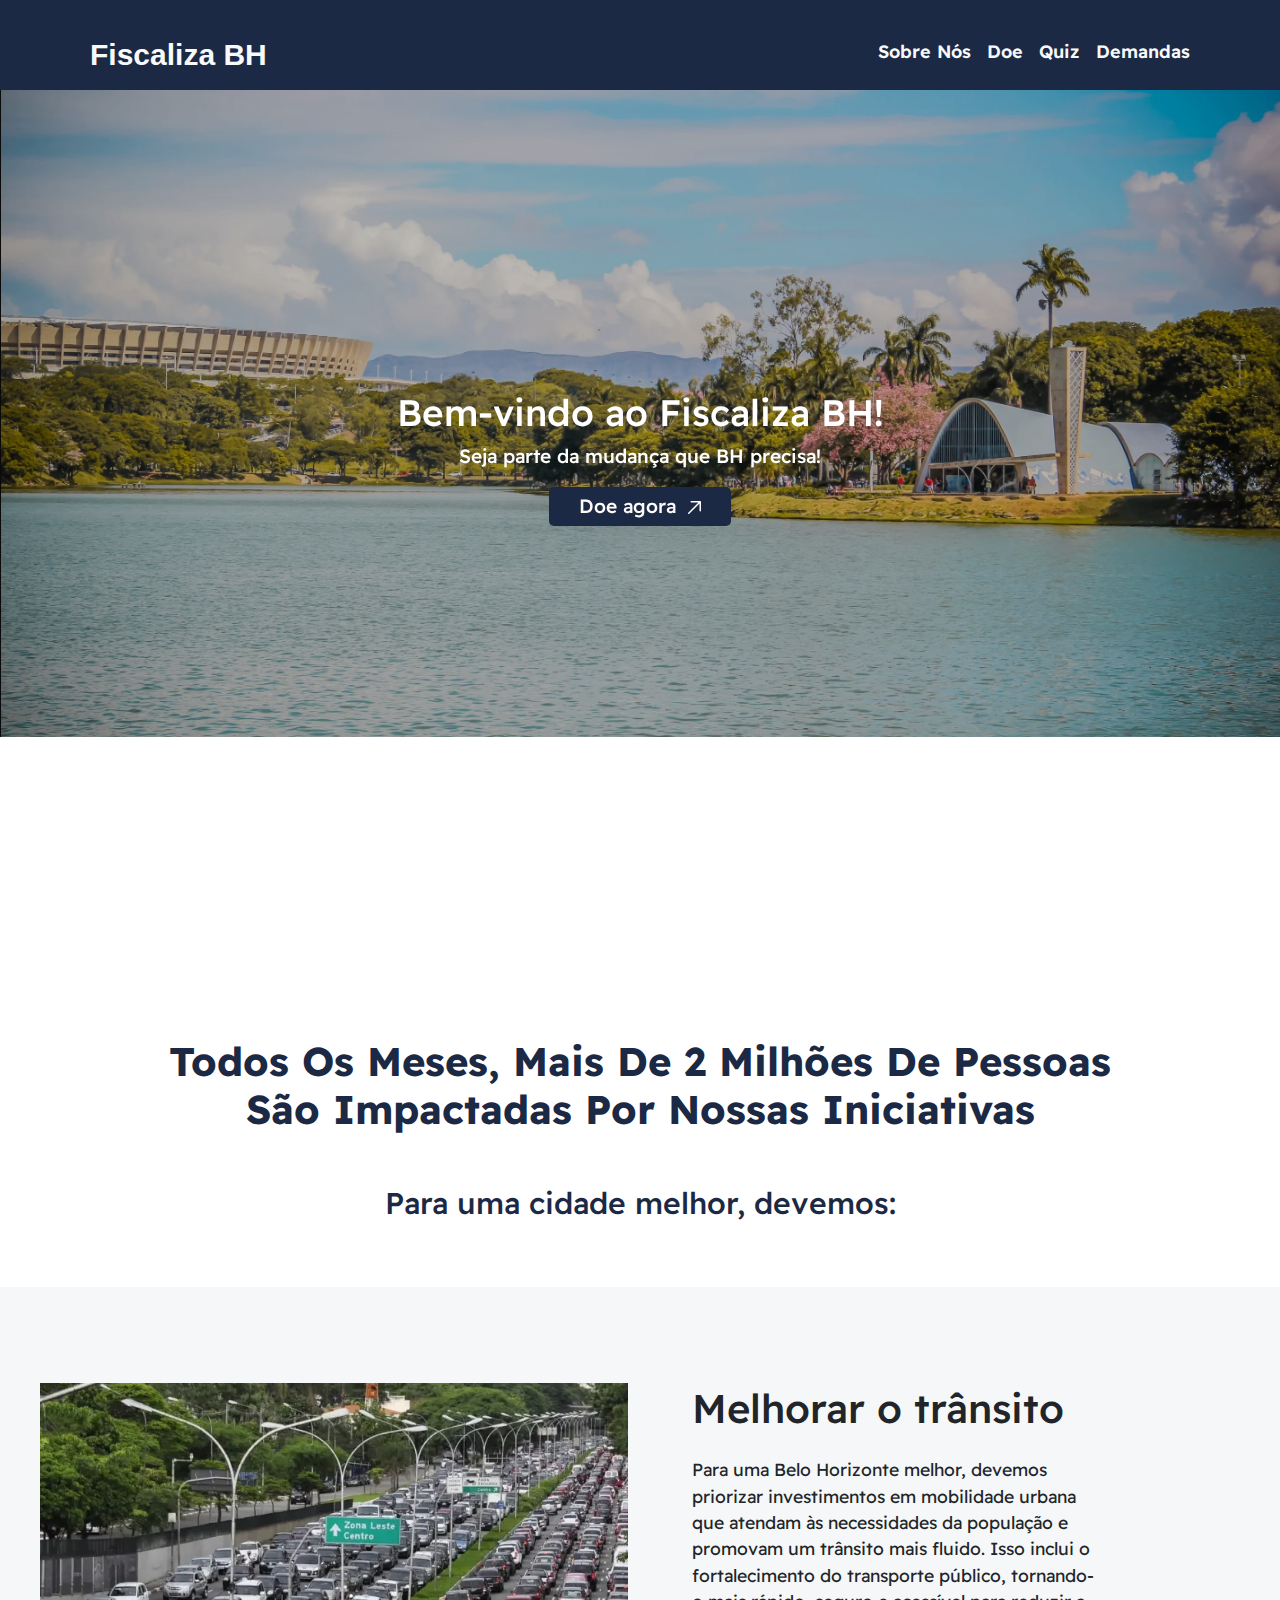
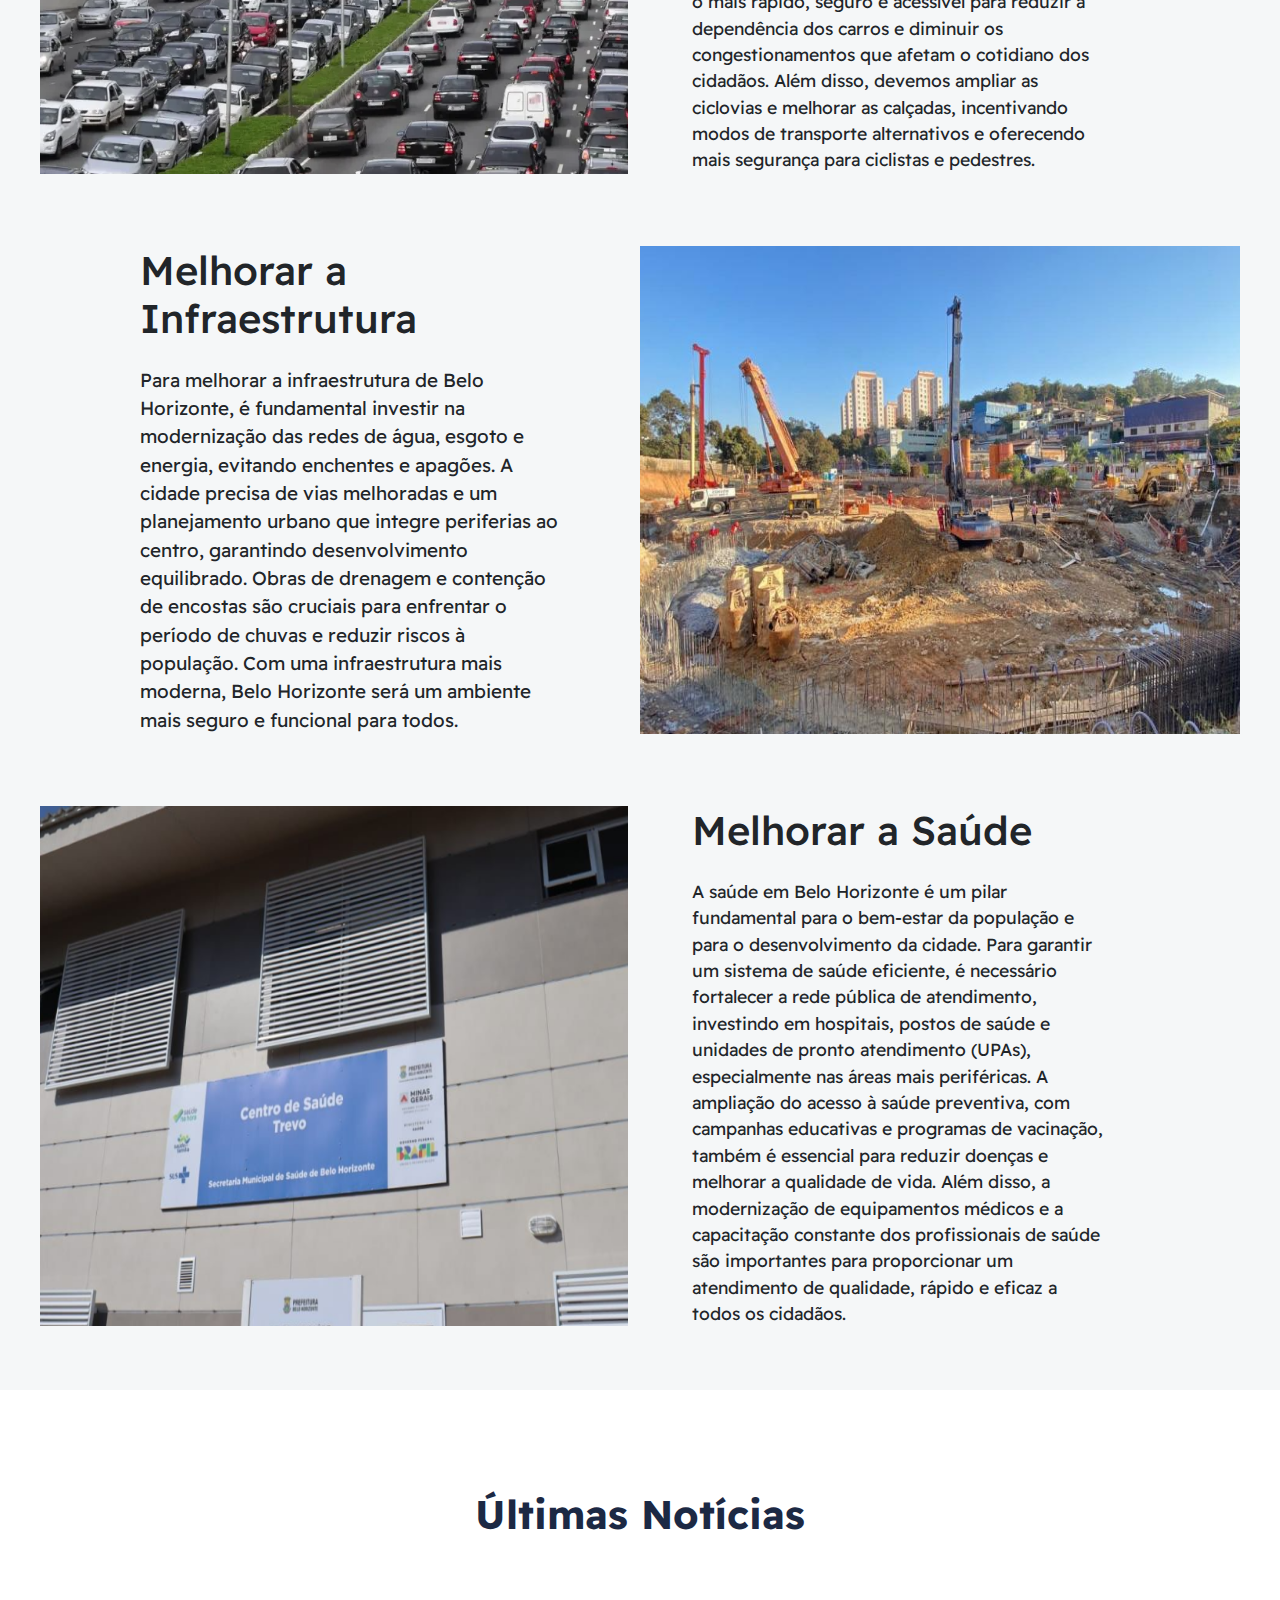
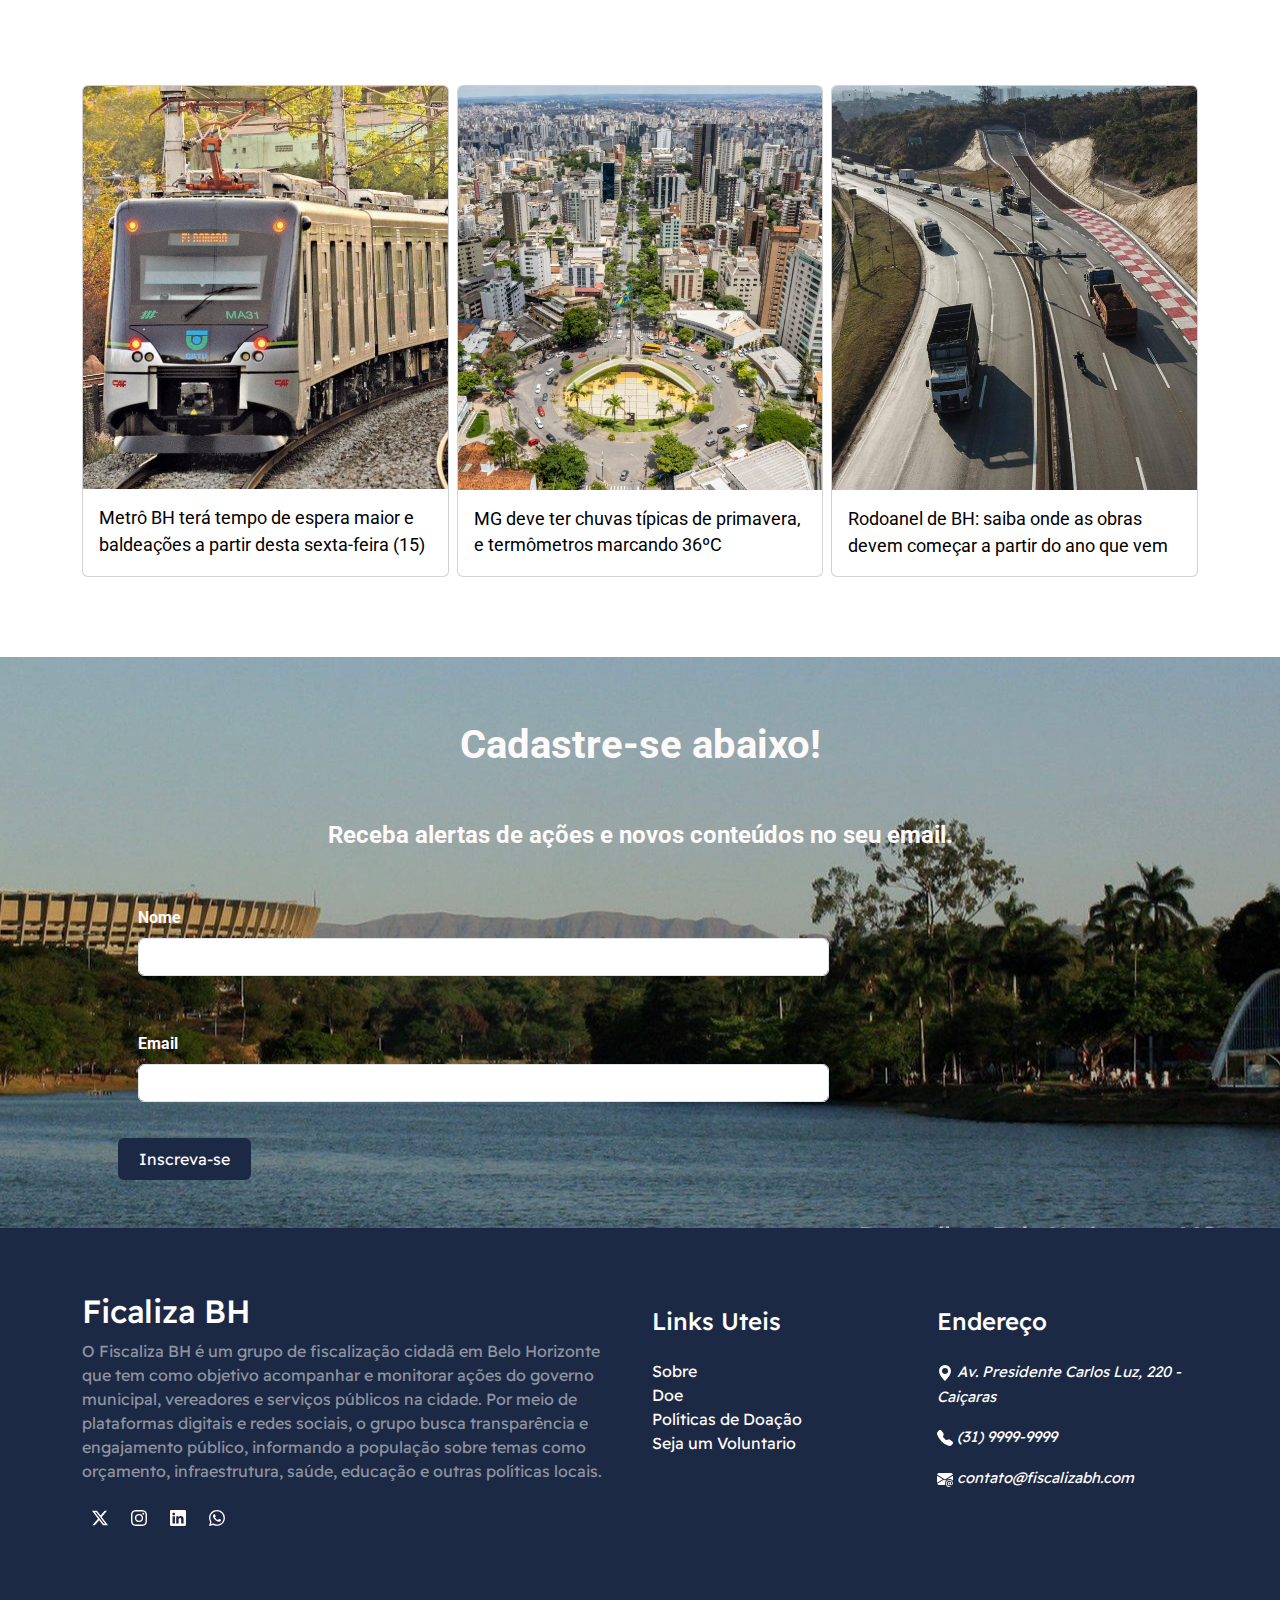
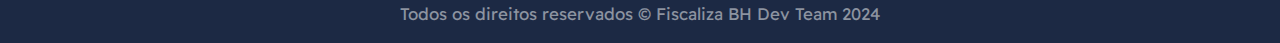
<file: index.html>
<!DOCTYPE html>
<html lang="pt-br">

<head>
  <meta charset="UTF-8">
  <meta name="viewport" content="width=device-width, initial-scale=1.0">
  <link rel="stylesheet" type="text/css" href="pagIndex.css" media="screen" />
  <link rel="icon" type="image/x-icon" href="img/favicon.png">
  <link href="https://fonts.googleapis.com/css2?family=Readex+Pro:wght@400;500;600;700&display=swap" rel="stylesheet">
  <link href="https://cdn.jsdelivr.net/npm/bootstrap@5.3.3/dist/css/bootstrap.min.css" rel="stylesheet"
    integrity="sha384-QWTKZyjpPEjISv5WaRU9OFeRpok6YctnYmDr5pNlyT2bRjXh0JMhjY6hW+ALEwIH" crossorigin="anonymous">
  <script src="https://cdn.jsdelivr.net/npm/bootstrap@5.3.3/dist/js/bootstrap.bundle.min.js"
    integrity="sha384-YvpcrYf0tY3lHB60NNkmXc5s9fDVZLESaAA55NDzOxhy9GkcIdslK1eN7N6jIeHz"
    crossorigin="anonymous"></script>
  <title>Fiscaliza BH</title>
</head>

<body>
  <nav class="navbar navbar-expand-sm py-0 sticky-top">
    <div class="container mt-3 mb-1">
      <a href="index.html" class="navbar-brand d-flexalign-items-center text-light"
          style="font-size: 30px; font-family:Arial, Helvetica, sans-serif;">
          <i class="bi-bootstrap-fill fs-1 me-2"></i>Fiscaliza BH
      </a>
      <button class="navbar-toggler" style="background-color:white" type="button" data-bs-toggle="collapse" data-bs-target="#menuNavbar"><span
          class="navbar-toggler-icon"></span></button>
      <div class="collapse navbar-collapse" id="menuNavbar">
        <div class="navbar-nav ms-auto" style="font-size: 18px;">
          <a href="aboutUs.html" class="nav-link active text-light">Sobre Nós</a>
          <a href="donate.html" class="nav-link active text-light">Doe</a>
          <a href="quiz.html" class="nav-link active text-light">Quiz</a>
          <a href="contact.html" class="nav-link active text-light">Demandas</a>
        </div>
      </div>
    </div>
  </nav>

  <div id="carouselExample" class="carousel slide carousel-fade">
    <div class="carousel-inner">
      <div class="carousel-item active" data-bs-interval="5000">
        <div class="imagem">
          <img src="img/img4.png" class="w-100">
        </div>
        <div class="carousel-caption">
          <h1 class="title-img">Bem-vindo ao Fiscaliza BH!</h1>
          <p class="para-img">Seja parte da mudança que BH precisa!</p>
          <a href="donate.html" class="btn-img">Doe agora
            <svg xmlns="http://www.w3.org/2000/svg" viewBox="0 0 24 24" width="24" height="24" fill="white" style="margin-left: 0px;"><path d="M18.25 15.5a.75.75 0 0 1-.75-.75V7.56L7.28 17.78a.749.749 0 0 1-1.275-.326.749.749 0 0 1 .215-.734L16.44 6.5H9.25a.75.75 0 0 1 0-1.5h9a.75.75 0 0 1 .75.75v9a.75.75 0 0 1-.75.75Z"></path></svg>
            </svg>
          </a>
        </div>
      </div>
    </div>
    
  </div>

  <div class="middle">
    <div class="container text-center my-4 py-5">
      <div class="container-fluid py-4">
        <h1 class="mb-2"></h1>
        <div id="counter" class="counter"></div>
      </div>
  </div>

      <script>
        let counter = 0;
        let interval;
        let hasStarted = false;

        function startCounter() {
          if (!hasStarted) {
            hasStarted = true;
            interval = setInterval(() => {
              counter += 24000; // Incremento rápido para atingir 2.400.000 em 5 segundos
              document.getElementById('counter').textContent = `+${counter.toLocaleString('pt-BR')}`;

              // Para o contador após atingir 2.400.000
              if (counter >= 2400000) {
                clearInterval(interval);
                document.getElementById('counter').textContent = "+2.400.000"; // Garante o valor final exato
              }
            }, 20); // Intervalo de 10 milissegundos
          }
        }

        // Verifica se o elemento está visível na tela
        function isElementInViewport(el) {
          const rect = el.getBoundingClientRect();
          return rect.top >= 0 && rect.bottom <= window.innerHeight;
        }

        // Evento de rolagem
        window.addEventListener('scroll', () => {
          const counterElement = document.getElementById('counter');
          if (isElementInViewport(counterElement)) {
            startCounter();
          }
        });
      </script>
    
    <h1 class="middle-title">Todos Os Meses, Mais De 2 Milhões De Pessoas<br>São Impactadas Por Nossas Iniciativas</h1>
    <!--<h1 class="middle-title2">Estamos lutando para melhorar a nossa cidade</h1>-->
    <h4 class="middle-title-2"> Para uma cidade melhor, devemos:</h4>
  </div>
  <div class="middle-page">
    <div class="row">
      <div class="col-12 col-sm-6 d-md-flex justify-content-md-center mb-4">
        <img src="img/transito.png" class="img-fluid pb-4 steps__section-thumbnail">
      </div>
      <div class="col-12 col-sm-6 align-self-center justify-content-md-ceneter mb-4">
        <div class="steps__content-width">
          <div class="conteudo">
            <h1 class="mb-4">Melhorar o trânsito</h1>
            <p class="middle-pg mb-4">Para uma Belo Horizonte melhor, devemos priorizar investimentos em mobilidade urbana que atendam às necessidades da população e promovam um trânsito mais fluido. Isso inclui o fortalecimento do transporte público, tornando-o mais rápido, seguro e acessível para reduzir a dependência dos carros e diminuir os congestionamentos que afetam o cotidiano dos cidadãos. Além disso, devemos ampliar as ciclovias e melhorar as calçadas, incentivando modos de transporte alternativos e oferecendo mais segurança para ciclistas e pedestres.
            </p>
          </div>
        </div>
      </div>

      <div class="photo-phone">
        <div class="col-12 col-sm-6 align-self-center justify-content-md-ceneter mt-4 mb-4">
          <div class="steps__content-width">
            <div class="conteudo2">
              <h1 class="mb-4">Melhorar a Infraestrutura</h1>
              <p class="middle-pg mb-4">Para melhorar a infraestrutura de Belo Horizonte, é fundamental investir na modernização das redes de água, esgoto e energia, evitando enchentes e apagões. A cidade precisa de vias melhoradas e um planejamento urbano que integre periferias ao centro, garantindo desenvolvimento equilibrado. Obras de drenagem e contenção de encostas são cruciais para enfrentar o período de chuvas e reduzir riscos à população. Com uma infraestrutura mais moderna, Belo Horizonte será um ambiente mais seguro e funcional para todos.
              </p>
            </div>
          </div>
        </div>
        <div class="col-12 col-sm-6 d-md-flex justify-content-md-center mt-4 mb-4">
          <img src="img/infra.png" class="img-fluid pb-4 steps__section-thumbnail">
        </div>
      </div>

      <div class="col-12 col-sm-6 d-md-flex justify-content-md-center mt-4">
        <img src="img/saude.png" class="img-fluid pb-4 steps__section-thumbnail">
      </div>
      <div class="col-12 col-sm-6 align-self-center justify-content-md-ceneter mt-4">
        <div class="steps__content-width">
          <div class="conteudo">
            <h1 class="mb-4">Melhorar a Saúde</h1>
            <p class="middle-pg mb-4">A saúde em Belo Horizonte é um pilar fundamental para o bem-estar da população e para o desenvolvimento da cidade. Para garantir um sistema de saúde eficiente, é necessário fortalecer a rede pública de atendimento, investindo em hospitais, postos de saúde e unidades de pronto atendimento (UPAs), especialmente nas áreas mais periféricas. A ampliação do acesso à saúde preventiva, com campanhas educativas e programas de vacinação, também é essencial para reduzir doenças e melhorar a qualidade de vida. Além disso, a modernização de equipamentos médicos e a capacitação constante dos profissionais de saúde são importantes para proporcionar um atendimento de qualidade, rápido e eficaz a todos os cidadãos.
            </p>
          </div>
        </div>
      </div>
    </div>
  </div>

  <div class="middle">
    <h1 class="middle-title">Últimas Notícias</h1>
  </div>

  <div class="container py-3 mb-5">
    <div class="row row-cols-1 row-cols-md-3 g-2">
      <div class="col-12 col-sm-6">
        <div class="card h-100" style="max-width: 25rem;">
          <a href="https://www.itatiaia.com.br/cidades/2024/11/12/metro-bh-tera-tempo-de-espera-maior-e-baldeacoes-a-partir-desta-sexta-feira-15" target="_blank"><img src="img/noticia1.png" class="card-img-top"></a>
          <div class="card-body">
            <a href="https://www.itatiaia.com.br/cidades/2024/11/12/metro-bh-tera-tempo-de-espera-maior-e-baldeacoes-a-partir-desta-sexta-feira-15" target="_blank">
              <p class="card-text">Metrô BH terá tempo de espera maior e baldeações a partir desta sexta-feira (15)
              </p>
            </a>
          </div>
        </div>
      </div>

      <div class="col">
        <div class="card h-100" style="max-width: 25rem;">
          <a href="https://www.itatiaia.com.br/cidades/2024/11/12/mg-deve-ter-chuvas-tipicas-de-primavera-e-termometros-marcando-36c" target="_blank"><img src="img/noticia2.png" class="card-img-top"></a>
          <div class="card-body">
            <a href="https://www.itatiaia.com.br/cidades/2024/11/12/mg-deve-ter-chuvas-tipicas-de-primavera-e-termometros-marcando-36c" target="_blank">
              <p class="card-text">MG deve ter chuvas típicas de primavera, e termômetros marcando 36ºC</p>
            </a>
          </div>
        </div>
      </div>

      <div class="col">
        <div class="card h-100" style="max-width: 25rem;">
          <a href="https://www.itatiaia.com.br/politica/2024/10/29/rodoanel-de-bh-saiba-onde-as-obras-devem-comecar-a-partir-do-ano-que-vem" target="_blank"><img src="img/noticia3.png" class="card-img-top"></a>
          <div class="card-body">
            <a href="https://www.itatiaia.com.br/politica/2024/10/29/rodoanel-de-bh-saiba-onde-as-obras-devem-comecar-a-partir-do-ano-que-vem" target="_blank">
              <p class="card-text">Rodoanel de BH: saiba onde as obras devem começar a partir do ano que vem</p>
            </a>
          </div>
        </div>
      </div>
    </div>
  </div>


  <div class="input-email">
    <div class="container p-5">
      <form action="">
        <h1 class="input-title mt-3">Cadastre-se abaixo!</h1>
        <h4 class="input-title">Receba alertas de ações e novos conteúdos no seu email.</h4>
        <div class="mb-3">
          <label for="text" class="form-label">Nome</label>
          <input type="text" id="text" class="form-control">
        </div>
        <div class="mb-3">
          <label for="email" class="form-label">Email</label>
          <input type="email" id="email" class="form-control">
        </div>
        <button type="submit" class="btn">Inscreva-se</button>
      </form>
    </div>
  </div>

  <footer>
    <div class="" mt-5 pt-5 pb-5 footer>
      <div class="container">
        <div class="row">
          <div class="col-lg-6 col-xs-12">
            <h2>Ficaliza BH</h2>
            <p class="pr-5 text-white-50">
              O Fiscaliza BH é um grupo de fiscalização cidadã em Belo Horizonte que tem como objetivo acompanhar e monitorar ações do governo municipal, vereadores e serviços públicos na cidade. Por meio de plataformas digitais e redes sociais, o grupo busca transparência e engajamento público, informando a população sobre temas como orçamento, infraestrutura, saúde, educação e outras políticas locais. 
            </p>
            <ul class="social">
              <li>
                <a href="#">
                  <i class="twitter">
                    <svg xmlns="http://www.w3.org/2000/svg" width="16" height="16" fill="currentColor"
                      class="bi bi-twitter-x" viewBox="0 0 16 16">
                      <path
                        d="M12.6.75h2.454l-5.36 6.142L16 15.25h-4.937l-3.867-5.07-4.425 5.07H.316l5.733-6.57L0 .75h5.063l3.495 4.633L12.601.75Zm-.86 13.028h1.36L4.323 2.145H2.865z" />
                    </svg>
                  </i>
                </a>
              </li>
              <li>
                <a href="#">
                  <i class="instagram">
                    <svg xmlns="http://www.w3.org/2000/svg" width="16" height="16" fill="currentColor"
                      class="bi bi-instagram" viewBox="0 0 16 16">
                      <path
                        d="M8 0C5.829 0 5.556.01 4.703.048 3.85.088 3.269.222 2.76.42a3.9 3.9 0 0 0-1.417.923A3.9 3.9 0 0 0 .42 2.76C.222 3.268.087 3.85.048 4.7.01 5.555 0 5.827 0 8.001c0 2.172.01 2.444.048 3.297.04.852.174 1.433.372 1.942.205.526.478.972.923 1.417.444.445.89.719 1.416.923.51.198 1.09.333 1.942.372C5.555 15.99 5.827 16 8 16s2.444-.01 3.298-.048c.851-.04 1.434-.174 1.943-.372a3.9 3.9 0 0 0 1.416-.923c.445-.445.718-.891.923-1.417.197-.509.332-1.09.372-1.942C15.99 10.445 16 10.173 16 8s-.01-2.445-.048-3.299c-.04-.851-.175-1.433-.372-1.941a3.9 3.9 0 0 0-.923-1.417A3.9 3.9 0 0 0 13.24.42c-.51-.198-1.092-.333-1.943-.372C10.443.01 10.172 0 7.998 0zm-.717 1.442h.718c2.136 0 2.389.007 3.232.046.78.035 1.204.166 1.486.275.373.145.64.319.92.599s.453.546.598.92c.11.281.24.705.275 1.485.039.843.047 1.096.047 3.231s-.008 2.389-.047 3.232c-.035.78-.166 1.203-.275 1.485a2.5 2.5 0 0 1-.599.919c-.28.28-.546.453-.92.598-.28.11-.704.24-1.485.276-.843.038-1.096.047-3.232.047s-2.39-.009-3.233-.047c-.78-.036-1.203-.166-1.485-.276a2.5 2.5 0 0 1-.92-.598 2.5 2.5 0 0 1-.6-.92c-.109-.281-.24-.705-.275-1.485-.038-.843-.046-1.096-.046-3.233s.008-2.388.046-3.231c.036-.78.166-1.204.276-1.486.145-.373.319-.64.599-.92s.546-.453.92-.598c.282-.11.705-.24 1.485-.276.738-.034 1.024-.044 2.515-.045zm4.988 1.328a.96.96 0 1 0 0 1.92.96.96 0 0 0 0-1.92m-4.27 1.122a4.109 4.109 0 1 0 0 8.217 4.109 4.109 0 0 0 0-8.217m0 1.441a2.667 2.667 0 1 1 0 5.334 2.667 2.667 0 0 1 0-5.334" />
                    </svg>
                  </i>
                </a>
              </li>
              <li>
                <a href="https://www.linkedin.com/in/gustavo-henrique-384414218/" target="_blank">
                  <i class="linkedin">
                    <svg xmlns="http://www.w3.org/2000/svg" width="16" height="16" fill="currentColor"
                      class="bi bi-linkedin" viewBox="0 0 16 16">
                      <path
                        d="M0 1.146C0 .513.526 0 1.175 0h13.65C15.474 0 16 .513 16 1.146v13.708c0 .633-.526 1.146-1.175 1.146H1.175C.526 16 0 15.487 0 14.854zm4.943 12.248V6.169H2.542v7.225zm-1.2-8.212c.837 0 1.358-.554 1.358-1.248-.015-.709-.52-1.248-1.342-1.248S2.4 3.226 2.4 3.934c0 .694.521 1.248 1.327 1.248zm4.908 8.212V9.359c0-.216.016-.432.08-.586.173-.431.568-.878 1.232-.878.869 0 1.216.662 1.216 1.634v3.865h2.401V9.25c0-2.22-1.184-3.252-2.764-3.252-1.274 0-1.845.7-2.165 1.193v.025h-.016l.016-.025V6.169h-2.4c.03.678 0 7.225 0 7.225z" />
                    </svg>
                  </i>
                </a>
              </li>
              <li>
                <a href="#">
                  <i class="whatsapp">
                    <svg xmlns="http://www.w3.org/2000/svg" width="16" height="16" fill="currentColor"
                      class="bi bi-whatsapp" viewBox="0 0 16 16">
                      <path
                        d="M13.601 2.326A7.85 7.85 0 0 0 7.994 0C3.627 0 .068 3.558.064 7.926c0 1.399.366 2.76 1.057 3.965L0 16l4.204-1.102a7.9 7.9 0 0 0 3.79.965h.004c4.368 0 7.926-3.558 7.93-7.93A7.9 7.9 0 0 0 13.6 2.326zM7.994 14.521a6.6 6.6 0 0 1-3.356-.92l-.24-.144-2.494.654.666-2.433-.156-.251a6.56 6.56 0 0 1-1.007-3.505c0-3.626 2.957-6.584 6.591-6.584a6.56 6.56 0 0 1 4.66 1.931 6.56 6.56 0 0 1 1.928 4.66c-.004 3.639-2.961 6.592-6.592 6.592m3.615-4.934c-.197-.099-1.17-.578-1.353-.646-.182-.065-.315-.099-.445.099-.133.197-.513.646-.627.775-.114.133-.232.148-.43.05-.197-.1-.836-.308-1.592-.985-.59-.525-.985-1.175-1.103-1.372-.114-.198-.011-.304.088-.403.087-.088.197-.232.296-.346.1-.114.133-.198.198-.33.065-.134.034-.248-.015-.347-.05-.099-.445-1.076-.612-1.47-.16-.389-.323-.335-.445-.34-.114-.007-.247-.007-.38-.007a.73.73 0 0 0-.529.247c-.182.198-.691.677-.691 1.654s.71 1.916.81 2.049c.098.133 1.394 2.132 3.383 2.992.47.205.84.326 1.129.418.475.152.904.129 1.246.08.38-.058 1.171-.48 1.338-.943.164-.464.164-.86.114-.943-.049-.084-.182-.133-.38-.232" />
                    </svg>
                  </i>
                </a>
              </li>
            </ul>
          </div>
          <div class="col-lg-3 col-xs-12 links">
            <h4 class="mt-lg-0 mt-sm-3">Links Uteis</h4>
            <ul class="m-0 p-0">
              <li><a href="aboutUs.html">Sobre</a></li>
              <li><a href="donate.html">Doe</a></li>
              <li><a href="#">Políticas de Doação</a></li>
              <li><a href="#">Seja um Voluntario</a></li>
            </ul>
          </div>
          <div class="col-lg col-xs-12 location">
            <h4 class="mt-lg-0 mt-sm-4">Endereço</h4>
            <p>
              <i class="fa fa-map-marker">
                <svg xmlns="http://www.w3.org/2000/svg" width="16" height="16" fill="currentColor"
                  class="bi bi-geo-alt-fill" viewBox="0 0 16 16">
                  <path d="M8 16s6-5.686 6-10A6 6 0 0 0 2 6c0 4.314 6 10 6 10m0-7a3 3 0 1 1 0-6 3 3 0 0 1 0 6" />
                </svg>
                Av. Presidente Carlos Luz, 220 - Caiçaras
              </i>
            </p>
            <p>
              <i class="fa fa-phone" style="text-decoration: none;">
                <svg xmlns="http://www.w3.org/2000/svg" width="16" height="16" fill="currentColor"
                  class="bi bi-telephone-fill" viewBox="0 0 16 16">
                  <path fill-rule="evenodd"
                    d="M1.885.511a1.745 1.745 0 0 1 2.61.163L6.29 2.98c.329.423.445.974.315 1.494l-.547 2.19a.68.68 0 0 0 .178.643l2.457 2.457a.68.68 0 0 0 .644.178l2.189-.547a1.75 1.75 0 0 1 1.494.315l2.306 1.794c.829.645.905 1.87.163 2.611l-1.034 1.034c-.74.74-1.846 1.065-2.877.702a18.6 18.6 0 0 1-7.01-4.42 18.6 18.6 0 0 1-4.42-7.009c-.362-1.03-.037-2.137.703-2.877z" />
                </svg>
                (31) 9999-9999
              </i>
            </p>
            <p>
              <i class="fa fa-envelope-o">
                <svg xmlns="http://www.w3.org/2000/svg" width="16" height="16" fill="currentColor"
                  class="bi bi-envelope-at-fill" viewBox="0 0 16 16">
                  <path
                    d="M2 2A2 2 0 0 0 .05 3.555L8 8.414l7.95-4.859A2 2 0 0 0 14 2zm-2 9.8V4.698l5.803 3.546zm6.761-2.97-6.57 4.026A2 2 0 0 0 2 14h6.256A4.5 4.5 0 0 1 8 12.5a4.49 4.49 0 0 1 1.606-3.446l-.367-.225L8 9.586zM16 9.671V4.697l-5.803 3.546.338.208A4.5 4.5 0 0 1 12.5 8c1.414 0 2.675.652 3.5 1.671" />
                  <path
                    d="M15.834 12.244c0 1.168-.577 2.025-1.587 2.025-.503 0-1.002-.228-1.12-.648h-.043c-.118.416-.543.643-1.015.643-.77 0-1.259-.542-1.259-1.434v-.529c0-.844.481-1.4 1.26-1.4.585 0 .87.333.953.63h.03v-.568h.905v2.19c0 .272.18.42.411.42.315 0 .639-.415.639-1.39v-.118c0-1.277-.95-2.326-2.484-2.326h-.04c-1.582 0-2.64 1.067-2.64 2.724v.157c0 1.867 1.237 2.654 2.57 2.654h.045c.507 0 .935-.07 1.18-.18v.731c-.219.1-.643.175-1.237.175h-.044C10.438 16 9 14.82 9 12.646v-.214C9 10.36 10.421 9 12.485 9h.035c2.12 0 3.314 1.43 3.314 3.034zm-4.04.21v.227c0 .586.227.8.581.8.31 0 .564-.17.564-.743v-.367c0-.516-.275-.708-.572-.708-.346 0-.573.245-.573.791" />
                </svg>
                contato@fiscalizabh.com
              </i>
            </p>
          </div>
        </div>
        <div class="row mt-5">
          <div class="col copyright text-center">
            <p><small class="text-white-50">
                Todos os direitos reservados &copy; Fiscaliza BH Dev Team 2024
              </small></p>
          </div>
        </div>
      </div>
    </div>
  </footer>
</body>
</html>
</file>
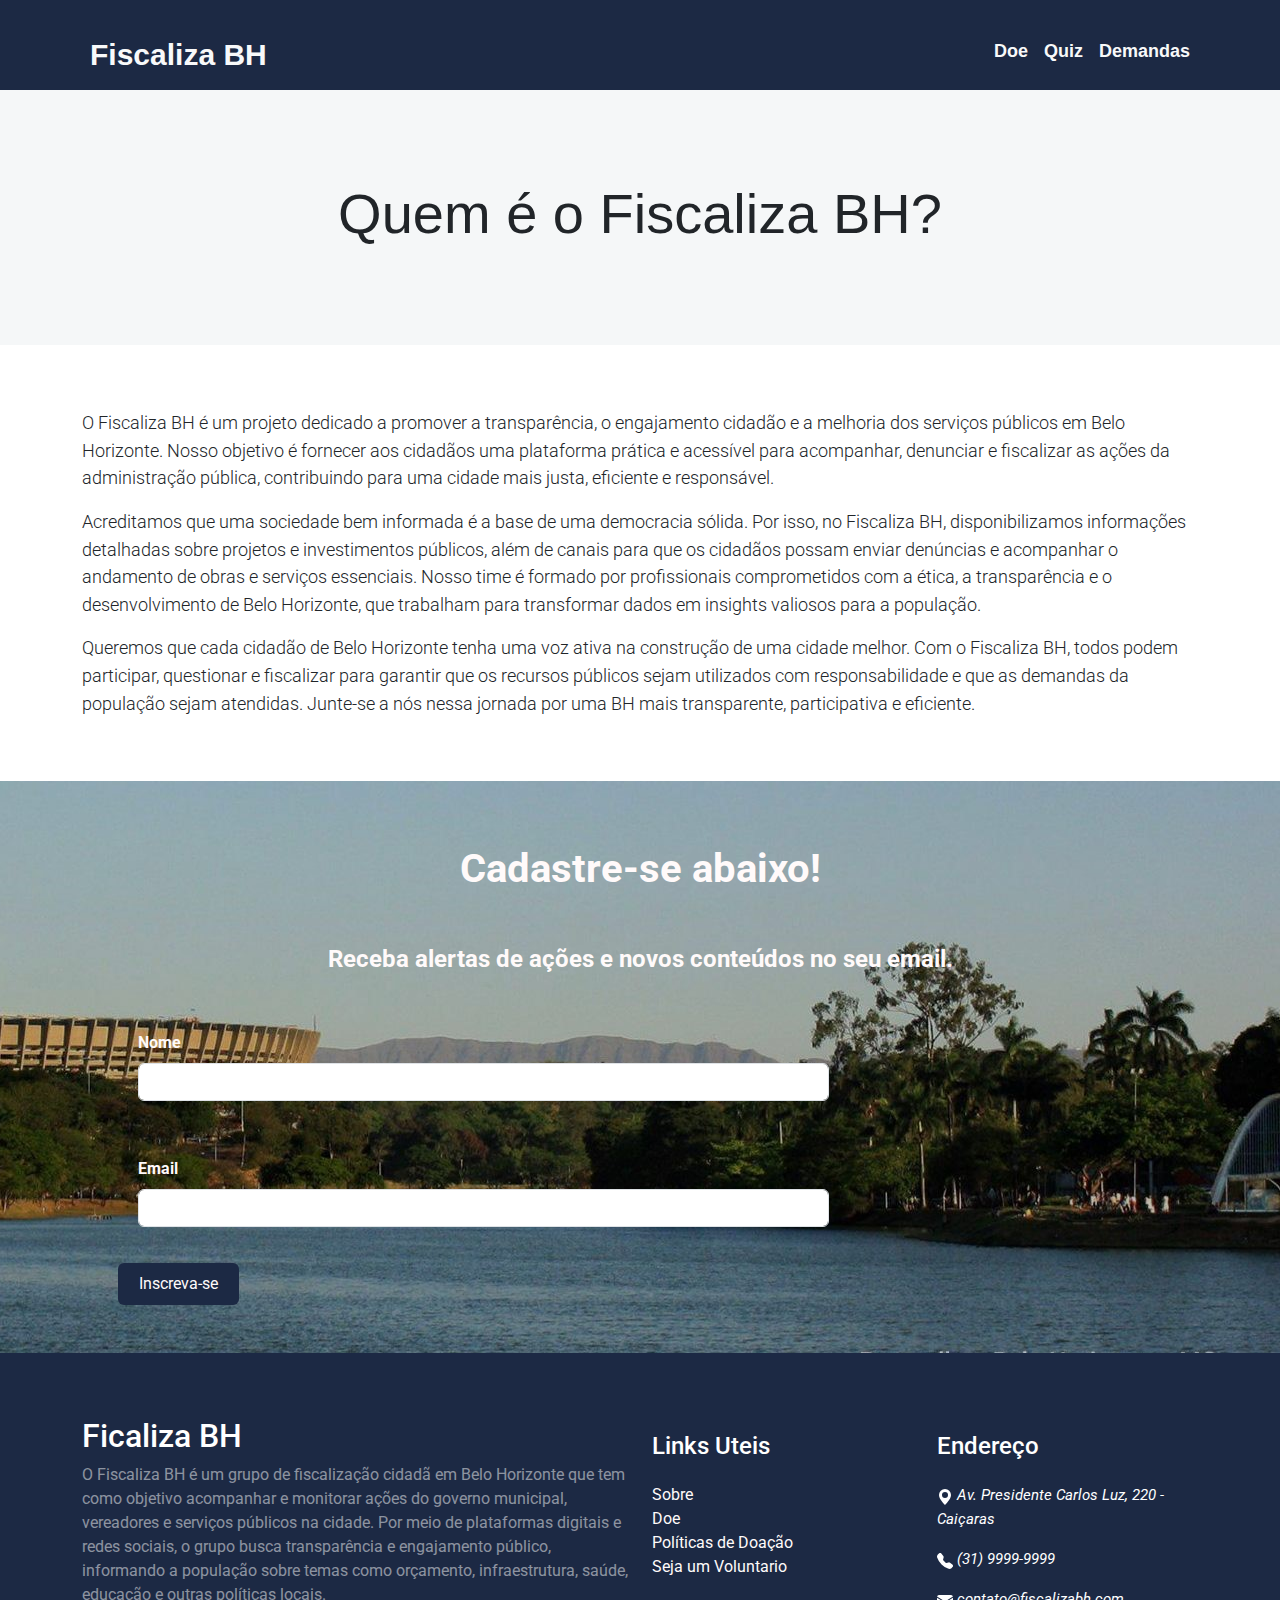
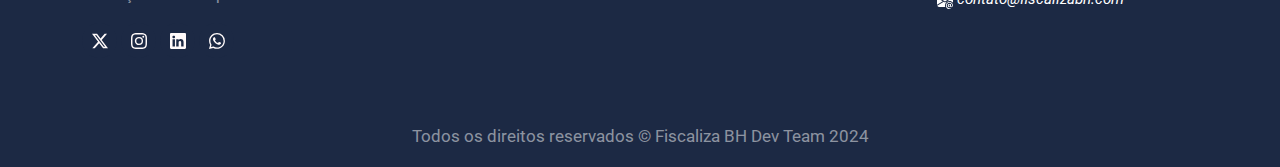
<file: aboutUs.html>
<!DOCTYPE html>
<html lang="pt-br">

<head>
  <meta charset="UTF-8">
  <meta name="viewport" content="width=device-width, initial-scale=1.0">
  <link rel="stylesheet" type="text/css" href="aboutUs.css" media="screen" />
  <link rel="icon" type="image/x-icon" href="img/favicon.png">
  <link href="https://cdn.jsdelivr.net/npm/bootstrap@5.3.3/dist/css/bootstrap.min.css" rel="stylesheet"
    integrity="sha384-QWTKZyjpPEjISv5WaRU9OFeRpok6YctnYmDr5pNlyT2bRjXh0JMhjY6hW+ALEwIH" crossorigin="anonymous">
  <script src="https://cdn.jsdelivr.net/npm/bootstrap@5.3.3/dist/js/bootstrap.bundle.min.js"
    integrity="sha384-YvpcrYf0tY3lHB60NNkmXc5s9fDVZLESaAA55NDzOxhy9GkcIdslK1eN7N6jIeHz"
    crossorigin="anonymous"></script>
  <title>Fiscaliza BH</title>
</head>

<body>
  <nav class="navbar navbar-expand-sm py-0 sticky-top">
    <div class="container mt-3 mb-1">
      <a href="index.html" class="navbar-brand d-flexalign-items-center text-light"
        style="font-size: 30px; font-family:Arial, Helvetica, sans-serif;">
        <i class="bi-bootstrap-fill fs-1 me-2"></i>Fiscaliza BH
      </a>
      <button class="navbar-toggler" type="button" data-bs-toggle="collapse" data-bs-target="#menuNavbar"><span
          class="navbar-toggler-icon"></span></button>
      <div class="collapse navbar-collapse" id="menuNavbar">
        <div class="navbar-nav ms-auto" style="font-size: 18px;">
          <!-- <a href="#" class="nav-link active text-light">Sobre Nós</a> -->
          <a href="donate.html" class="nav-link active text-light">Doe</a>
          <a href="quiz.html" class="nav-link active text-light">Quiz</a>
          <a href="#" class="nav-link active text-light">Demandas</a>
        </div>
      </div>
    </div>
  </nav>

  <div class="title">
    <h1>Quem é o Fiscaliza BH?</h1>
  </div>

  <div class="container mb-5">
    <p class="text">O Fiscaliza BH é um projeto dedicado a promover a transparência, o engajamento cidadão e a melhoria
      dos serviços públicos em Belo Horizonte. Nosso objetivo é fornecer aos cidadãos uma plataforma prática e acessível
      para acompanhar, denunciar e fiscalizar as ações da administração pública, contribuindo para uma cidade mais
      justa, eficiente e responsável.</p>

    <p class="text">Acreditamos que uma sociedade bem informada é a base de uma democracia sólida. Por isso, no
      Fiscaliza BH, disponibilizamos informações detalhadas sobre projetos e investimentos públicos, além de canais para
      que os cidadãos possam enviar denúncias e acompanhar o andamento de obras e serviços essenciais. Nosso time é
      formado por profissionais comprometidos com a ética, a transparência e o desenvolvimento de Belo Horizonte, que
      trabalham para transformar dados em insights valiosos para a população.</p>

    <p class="text">Queremos que cada cidadão de Belo Horizonte tenha uma voz ativa na construção de uma cidade melhor.
      Com o Fiscaliza BH, todos podem participar, questionar e fiscalizar para garantir que os recursos públicos sejam
      utilizados com responsabilidade e que as demandas da população sejam atendidas. Junte-se a nós nessa jornada por
      uma BH mais transparente, participativa e eficiente.</p>

  </div>
  <div class="input-email mt-5">
    <div class="container p-5">
      <form action="">
        <h1 class="input-title mt-3">Cadastre-se abaixo!</h1>
        <h4 class="input-title">Receba alertas de ações e novos conteúdos no seu email.</h4>
        <div class="mb-3">
          <label for="text" class="form-label">Nome</label>
          <input type="text" id="text" class="form-control">
        </div>
        <div class="mb-3">
          <label for="email" class="form-label">Email</label>
          <input type="email" id="email" class="form-control">
        </div>
        <button type="submit" class="btn">Inscreva-se</button>
      </form>
    </div>
  </div>
  <footer>
    <div class="" mt-5 pt-5 pb-5 footer>
      <div class="container">
        <div class="row">
          <div class="col-lg-6 col-xs-12">
            <h2>Ficaliza BH</h2>
            <p class="pr-5 text-white-50">
              O Fiscaliza BH é um grupo de fiscalização cidadã em Belo Horizonte que tem como objetivo acompanhar e monitorar ações do governo municipal, vereadores e serviços públicos na cidade. Por meio de plataformas digitais e redes sociais, o grupo busca transparência e engajamento público, informando a população sobre temas como orçamento, infraestrutura, saúde, educação e outras políticas locais. 
            </p>
            <ul class="social">
              <li>
                <a href="#">
                  <i class="twitter">
                    <svg xmlns="http://www.w3.org/2000/svg" width="16" height="16" fill="currentColor"
                      class="bi bi-twitter-x" viewBox="0 0 16 16">
                      <path
                        d="M12.6.75h2.454l-5.36 6.142L16 15.25h-4.937l-3.867-5.07-4.425 5.07H.316l5.733-6.57L0 .75h5.063l3.495 4.633L12.601.75Zm-.86 13.028h1.36L4.323 2.145H2.865z" />
                    </svg>
                  </i>
                </a>
              </li>
              <li>
                <a href="#">
                  <i class="instagram">
                    <svg xmlns="http://www.w3.org/2000/svg" width="16" height="16" fill="currentColor"
                      class="bi bi-instagram" viewBox="0 0 16 16">
                      <path
                        d="M8 0C5.829 0 5.556.01 4.703.048 3.85.088 3.269.222 2.76.42a3.9 3.9 0 0 0-1.417.923A3.9 3.9 0 0 0 .42 2.76C.222 3.268.087 3.85.048 4.7.01 5.555 0 5.827 0 8.001c0 2.172.01 2.444.048 3.297.04.852.174 1.433.372 1.942.205.526.478.972.923 1.417.444.445.89.719 1.416.923.51.198 1.09.333 1.942.372C5.555 15.99 5.827 16 8 16s2.444-.01 3.298-.048c.851-.04 1.434-.174 1.943-.372a3.9 3.9 0 0 0 1.416-.923c.445-.445.718-.891.923-1.417.197-.509.332-1.09.372-1.942C15.99 10.445 16 10.173 16 8s-.01-2.445-.048-3.299c-.04-.851-.175-1.433-.372-1.941a3.9 3.9 0 0 0-.923-1.417A3.9 3.9 0 0 0 13.24.42c-.51-.198-1.092-.333-1.943-.372C10.443.01 10.172 0 7.998 0zm-.717 1.442h.718c2.136 0 2.389.007 3.232.046.78.035 1.204.166 1.486.275.373.145.64.319.92.599s.453.546.598.92c.11.281.24.705.275 1.485.039.843.047 1.096.047 3.231s-.008 2.389-.047 3.232c-.035.78-.166 1.203-.275 1.485a2.5 2.5 0 0 1-.599.919c-.28.28-.546.453-.92.598-.28.11-.704.24-1.485.276-.843.038-1.096.047-3.232.047s-2.39-.009-3.233-.047c-.78-.036-1.203-.166-1.485-.276a2.5 2.5 0 0 1-.92-.598 2.5 2.5 0 0 1-.6-.92c-.109-.281-.24-.705-.275-1.485-.038-.843-.046-1.096-.046-3.233s.008-2.388.046-3.231c.036-.78.166-1.204.276-1.486.145-.373.319-.64.599-.92s.546-.453.92-.598c.282-.11.705-.24 1.485-.276.738-.034 1.024-.044 2.515-.045zm4.988 1.328a.96.96 0 1 0 0 1.92.96.96 0 0 0 0-1.92m-4.27 1.122a4.109 4.109 0 1 0 0 8.217 4.109 4.109 0 0 0 0-8.217m0 1.441a2.667 2.667 0 1 1 0 5.334 2.667 2.667 0 0 1 0-5.334" />
                    </svg>
                  </i>
                </a>
              </li>
              <li>
                <a href="https://www.linkedin.com/in/gustavo-henrique-384414218/" target="_blank">
                  <i class="linkedin">
                    <svg xmlns="http://www.w3.org/2000/svg" width="16" height="16" fill="currentColor"
                      class="bi bi-linkedin" viewBox="0 0 16 16">
                      <path
                        d="M0 1.146C0 .513.526 0 1.175 0h13.65C15.474 0 16 .513 16 1.146v13.708c0 .633-.526 1.146-1.175 1.146H1.175C.526 16 0 15.487 0 14.854zm4.943 12.248V6.169H2.542v7.225zm-1.2-8.212c.837 0 1.358-.554 1.358-1.248-.015-.709-.52-1.248-1.342-1.248S2.4 3.226 2.4 3.934c0 .694.521 1.248 1.327 1.248zm4.908 8.212V9.359c0-.216.016-.432.08-.586.173-.431.568-.878 1.232-.878.869 0 1.216.662 1.216 1.634v3.865h2.401V9.25c0-2.22-1.184-3.252-2.764-3.252-1.274 0-1.845.7-2.165 1.193v.025h-.016l.016-.025V6.169h-2.4c.03.678 0 7.225 0 7.225z" />
                    </svg>
                  </i>
                </a>
              </li>
              <li>
                <a href="#">
                  <i class="whatsapp">
                    <svg xmlns="http://www.w3.org/2000/svg" width="16" height="16" fill="currentColor"
                      class="bi bi-whatsapp" viewBox="0 0 16 16">
                      <path
                        d="M13.601 2.326A7.85 7.85 0 0 0 7.994 0C3.627 0 .068 3.558.064 7.926c0 1.399.366 2.76 1.057 3.965L0 16l4.204-1.102a7.9 7.9 0 0 0 3.79.965h.004c4.368 0 7.926-3.558 7.93-7.93A7.9 7.9 0 0 0 13.6 2.326zM7.994 14.521a6.6 6.6 0 0 1-3.356-.92l-.24-.144-2.494.654.666-2.433-.156-.251a6.56 6.56 0 0 1-1.007-3.505c0-3.626 2.957-6.584 6.591-6.584a6.56 6.56 0 0 1 4.66 1.931 6.56 6.56 0 0 1 1.928 4.66c-.004 3.639-2.961 6.592-6.592 6.592m3.615-4.934c-.197-.099-1.17-.578-1.353-.646-.182-.065-.315-.099-.445.099-.133.197-.513.646-.627.775-.114.133-.232.148-.43.05-.197-.1-.836-.308-1.592-.985-.59-.525-.985-1.175-1.103-1.372-.114-.198-.011-.304.088-.403.087-.088.197-.232.296-.346.1-.114.133-.198.198-.33.065-.134.034-.248-.015-.347-.05-.099-.445-1.076-.612-1.47-.16-.389-.323-.335-.445-.34-.114-.007-.247-.007-.38-.007a.73.73 0 0 0-.529.247c-.182.198-.691.677-.691 1.654s.71 1.916.81 2.049c.098.133 1.394 2.132 3.383 2.992.47.205.84.326 1.129.418.475.152.904.129 1.246.08.38-.058 1.171-.48 1.338-.943.164-.464.164-.86.114-.943-.049-.084-.182-.133-.38-.232" />
                    </svg>
                  </i>
                </a>
              </li>
            </ul>
          </div>
          <div class="col-lg-3 col-xs-12 links">
            <h4 class="mt-lg-0 mt-sm-3">Links Uteis</h4>
            <ul class="m-0 p-0">
              <li><a href="aboutUs.html">Sobre</a></li>
              <li><a href="donate.html">Doe</a></li>
              <li><a href="#">Políticas de Doação</a></li>
              <li><a href="#">Seja um Voluntario</a></li>
            </ul>
          </div>
          <div class="col-lg col-xs-12 location">
            <h4 class="mt-lg-0 mt-sm-4">Endereço</h4>
            <p>
              <i class="fa fa-map-marker">
                <svg xmlns="http://www.w3.org/2000/svg" width="16" height="16" fill="currentColor"
                  class="bi bi-geo-alt-fill" viewBox="0 0 16 16">
                  <path d="M8 16s6-5.686 6-10A6 6 0 0 0 2 6c0 4.314 6 10 6 10m0-7a3 3 0 1 1 0-6 3 3 0 0 1 0 6" />
                </svg>
                Av. Presidente Carlos Luz, 220 - Caiçaras
              </i>
            </p>
            <p>
              <i class="fa fa-phone" style="text-decoration: none;">
                <svg xmlns="http://www.w3.org/2000/svg" width="16" height="16" fill="currentColor"
                  class="bi bi-telephone-fill" viewBox="0 0 16 16">
                  <path fill-rule="evenodd"
                    d="M1.885.511a1.745 1.745 0 0 1 2.61.163L6.29 2.98c.329.423.445.974.315 1.494l-.547 2.19a.68.68 0 0 0 .178.643l2.457 2.457a.68.68 0 0 0 .644.178l2.189-.547a1.75 1.75 0 0 1 1.494.315l2.306 1.794c.829.645.905 1.87.163 2.611l-1.034 1.034c-.74.74-1.846 1.065-2.877.702a18.6 18.6 0 0 1-7.01-4.42 18.6 18.6 0 0 1-4.42-7.009c-.362-1.03-.037-2.137.703-2.877z" />
                </svg>
                (31) 9999-9999
              </i>
            </p>
            <p>
              <i class="fa fa-envelope-o">
                <svg xmlns="http://www.w3.org/2000/svg" width="16" height="16" fill="currentColor"
                  class="bi bi-envelope-at-fill" viewBox="0 0 16 16">
                  <path
                    d="M2 2A2 2 0 0 0 .05 3.555L8 8.414l7.95-4.859A2 2 0 0 0 14 2zm-2 9.8V4.698l5.803 3.546zm6.761-2.97-6.57 4.026A2 2 0 0 0 2 14h6.256A4.5 4.5 0 0 1 8 12.5a4.49 4.49 0 0 1 1.606-3.446l-.367-.225L8 9.586zM16 9.671V4.697l-5.803 3.546.338.208A4.5 4.5 0 0 1 12.5 8c1.414 0 2.675.652 3.5 1.671" />
                  <path
                    d="M15.834 12.244c0 1.168-.577 2.025-1.587 2.025-.503 0-1.002-.228-1.12-.648h-.043c-.118.416-.543.643-1.015.643-.77 0-1.259-.542-1.259-1.434v-.529c0-.844.481-1.4 1.26-1.4.585 0 .87.333.953.63h.03v-.568h.905v2.19c0 .272.18.42.411.42.315 0 .639-.415.639-1.39v-.118c0-1.277-.95-2.326-2.484-2.326h-.04c-1.582 0-2.64 1.067-2.64 2.724v.157c0 1.867 1.237 2.654 2.57 2.654h.045c.507 0 .935-.07 1.18-.18v.731c-.219.1-.643.175-1.237.175h-.044C10.438 16 9 14.82 9 12.646v-.214C9 10.36 10.421 9 12.485 9h.035c2.12 0 3.314 1.43 3.314 3.034zm-4.04.21v.227c0 .586.227.8.581.8.31 0 .564-.17.564-.743v-.367c0-.516-.275-.708-.572-.708-.346 0-.573.245-.573.791" />
                </svg>
                contato@fiscalizabh.com
              </i>
            </p>
          </div>
        </div>
        <div class="row mt-5">
          <div class="col copyright text-center">
            <p><small class="text-white-50">
                Todos os direitos reservados &copy; Fiscaliza BH Dev Team 2024
              </small></p>
          </div>
        </div>
      </div>
    </div>
  </footer>
</body>

</html>
</file>
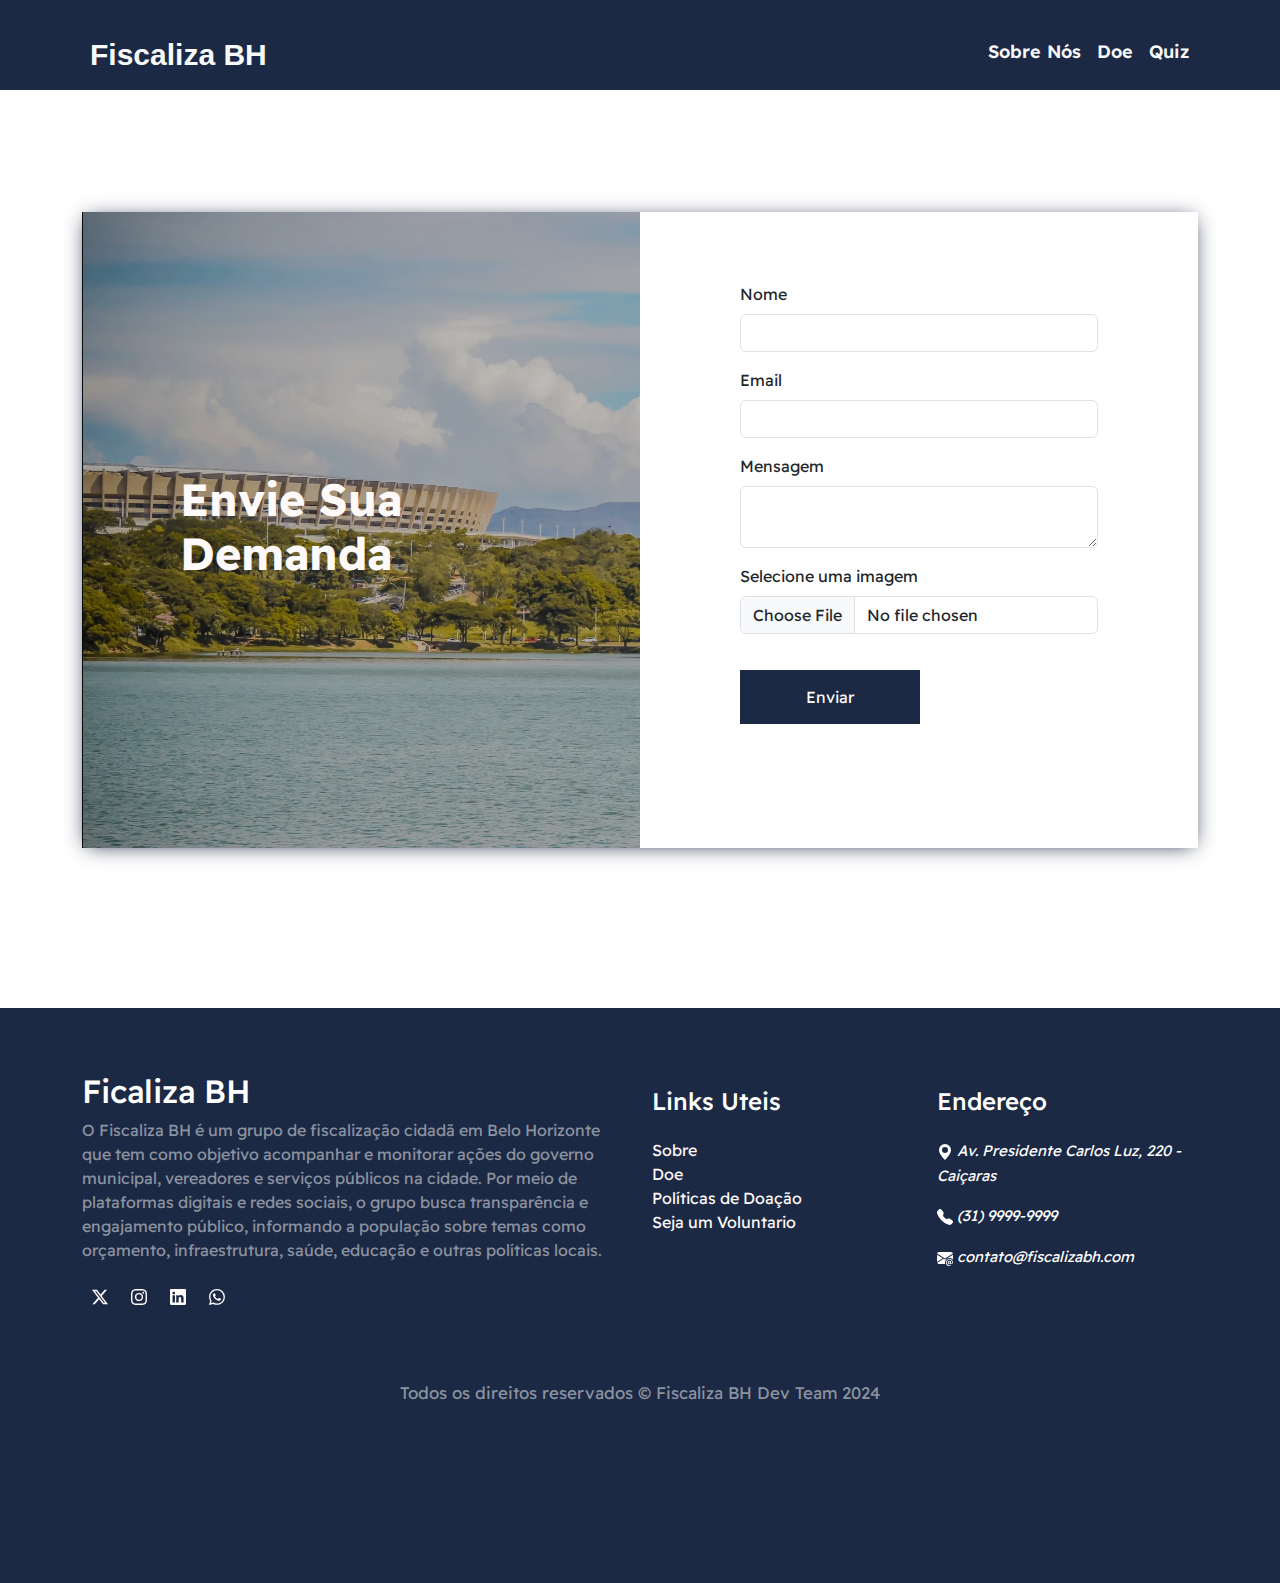
<file: contact.html>
<!DOCTYPE html>
<html lang="pt-br">

<head>
  <meta charset="UTF-8">
  <meta name="viewport" content="width=device-width, initial-scale=1.0">
  <link rel="stylesheet" type="text/css" href="contact.css" media="screen" />
  <link rel="icon" type="image/x-icon" href="img/favicon.png">
  <link href="https://fonts.googleapis.com/css2?family=Readex+Pro:wght@400;500;600;700&display=swap" rel="stylesheet">
  <link href="https://cdn.jsdelivr.net/npm/bootstrap@5.3.3/dist/css/bootstrap.min.css" rel="stylesheet"
    integrity="sha384-QWTKZyjpPEjISv5WaRU9OFeRpok6YctnYmDr5pNlyT2bRjXh0JMhjY6hW+ALEwIH" crossorigin="anonymous">
  <script src="https://cdn.jsdelivr.net/npm/bootstrap@5.3.3/dist/js/bootstrap.bundle.min.js"
    integrity="sha384-YvpcrYf0tY3lHB60NNkmXc5s9fDVZLESaAA55NDzOxhy9GkcIdslK1eN7N6jIeHz"
    crossorigin="anonymous"></script>
  <title>Fiscaliza BH</title>
</head>

<body>
  <nav class="navbar navbar-expand-sm py-0 sticky-top">
    <div class="container mt-3 mb-1">
      <a href="index.html" class="navbar-brand d-flexalign-items-center text-light"
          style="font-size: 30px; font-family:Arial, Helvetica, sans-serif;">
          <i class="bi-bootstrap-fill fs-1 me-2"></i>Fiscaliza BH
      </a>
      <button class="navbar-toggler" style="background-color:white" type="button" data-bs-toggle="collapse" data-bs-target="#menuNavbar"><span
          class="navbar-toggler-icon"></span></button>
      <div class="collapse navbar-collapse" id="menuNavbar">
        <div class="navbar-nav ms-auto" style="font-size: 18px;">
          <a href="aboutUs.html" class="nav-link active text-light">Sobre Nós</a>
          <a href="donate.html" class="nav-link active text-light">Doe</a>
          <a href="quiz.html" class="nav-link active text-light">Quiz</a>
        </div>
      </div>
    </div>
  </nav>

  <div class="form-area">
    <div class="container">
        <div class="row single-form g-0">
            <div class="col-sm-12 col-lg-6">
                <div class="left">
                    <h2><span>Envie Sua Demanda</span> </h2>
                </div>
            </div>
            <div class="col-sm-12 col-lg-6">
                <div class="right">
                   <i class="fa fa-caret-left"></i>
                    <form>
                      <div class="mb-3">
                        <label for="exampleInputEmail1" class="form-label">Nome</label>
                        <input type="text" class="form-control" id="exampleInputEmail1" aria-describedby="emailHelp">
                      </div>
                      <div class="mb-3">
                        <label for="exampleInputEmail1" class="form-label">Email</label>
                        <input type="email" class="form-control" id="exampleInputEmail1" aria-describedby="emailHelp">
                      </div>
                      <div class="mb-3">
                        <label for="exampleInputPassword1" class="form-label">Mensagem</label>
                          <textarea type="password" class="form-control" id="exampleInputPassword1"></textarea>
                      </div>
                      <div class="mb-3">
                        <label for="formFile" class="form-label">Selecione uma imagem</label>
                        <input class="form-control" type="file" id="formFile" accept="image/*">
                      </div>
                      <button type="submit" class="btn btn-primary">Enviar</button>
                    </form>
                </div>
            </div>
        </div>
    </div>
</div>

  <footer>
    <div class="" mt-5 pt-5 pb-5 footer>
      <div class="container">
        <div class="row">
          <div class="col-lg-6 col-xs-12">
            <h2>Ficaliza BH</h2>
            <p class="pr-5 text-white-50">
              O Fiscaliza BH é um grupo de fiscalização cidadã em Belo Horizonte que tem como objetivo acompanhar e monitorar ações do governo municipal, vereadores e serviços públicos na cidade. Por meio de plataformas digitais e redes sociais, o grupo busca transparência e engajamento público, informando a população sobre temas como orçamento, infraestrutura, saúde, educação e outras políticas locais. 
            </p>
            <ul class="social">
              <li>
                <a href="#">
                  <i class="twitter">
                    <svg xmlns="http://www.w3.org/2000/svg" width="16" height="16" fill="currentColor"
                      class="bi bi-twitter-x" viewBox="0 0 16 16">
                      <path
                        d="M12.6.75h2.454l-5.36 6.142L16 15.25h-4.937l-3.867-5.07-4.425 5.07H.316l5.733-6.57L0 .75h5.063l3.495 4.633L12.601.75Zm-.86 13.028h1.36L4.323 2.145H2.865z" />
                    </svg>
                  </i>
                </a>
              </li>
              <li>
                <a href="#">
                  <i class="instagram">
                    <svg xmlns="http://www.w3.org/2000/svg" width="16" height="16" fill="currentColor"
                      class="bi bi-instagram" viewBox="0 0 16 16">
                      <path
                        d="M8 0C5.829 0 5.556.01 4.703.048 3.85.088 3.269.222 2.76.42a3.9 3.9 0 0 0-1.417.923A3.9 3.9 0 0 0 .42 2.76C.222 3.268.087 3.85.048 4.7.01 5.555 0 5.827 0 8.001c0 2.172.01 2.444.048 3.297.04.852.174 1.433.372 1.942.205.526.478.972.923 1.417.444.445.89.719 1.416.923.51.198 1.09.333 1.942.372C5.555 15.99 5.827 16 8 16s2.444-.01 3.298-.048c.851-.04 1.434-.174 1.943-.372a3.9 3.9 0 0 0 1.416-.923c.445-.445.718-.891.923-1.417.197-.509.332-1.09.372-1.942C15.99 10.445 16 10.173 16 8s-.01-2.445-.048-3.299c-.04-.851-.175-1.433-.372-1.941a3.9 3.9 0 0 0-.923-1.417A3.9 3.9 0 0 0 13.24.42c-.51-.198-1.092-.333-1.943-.372C10.443.01 10.172 0 7.998 0zm-.717 1.442h.718c2.136 0 2.389.007 3.232.046.78.035 1.204.166 1.486.275.373.145.64.319.92.599s.453.546.598.92c.11.281.24.705.275 1.485.039.843.047 1.096.047 3.231s-.008 2.389-.047 3.232c-.035.78-.166 1.203-.275 1.485a2.5 2.5 0 0 1-.599.919c-.28.28-.546.453-.92.598-.28.11-.704.24-1.485.276-.843.038-1.096.047-3.232.047s-2.39-.009-3.233-.047c-.78-.036-1.203-.166-1.485-.276a2.5 2.5 0 0 1-.92-.598 2.5 2.5 0 0 1-.6-.92c-.109-.281-.24-.705-.275-1.485-.038-.843-.046-1.096-.046-3.233s.008-2.388.046-3.231c.036-.78.166-1.204.276-1.486.145-.373.319-.64.599-.92s.546-.453.92-.598c.282-.11.705-.24 1.485-.276.738-.034 1.024-.044 2.515-.045zm4.988 1.328a.96.96 0 1 0 0 1.92.96.96 0 0 0 0-1.92m-4.27 1.122a4.109 4.109 0 1 0 0 8.217 4.109 4.109 0 0 0 0-8.217m0 1.441a2.667 2.667 0 1 1 0 5.334 2.667 2.667 0 0 1 0-5.334" />
                    </svg>
                  </i>
                </a>
              </li>
              <li>
                <a href="https://www.linkedin.com/in/gustavo-henrique-384414218/" target="_blank">
                  <i class="linkedin">
                    <svg xmlns="http://www.w3.org/2000/svg" width="16" height="16" fill="currentColor"
                      class="bi bi-linkedin" viewBox="0 0 16 16">
                      <path
                        d="M0 1.146C0 .513.526 0 1.175 0h13.65C15.474 0 16 .513 16 1.146v13.708c0 .633-.526 1.146-1.175 1.146H1.175C.526 16 0 15.487 0 14.854zm4.943 12.248V6.169H2.542v7.225zm-1.2-8.212c.837 0 1.358-.554 1.358-1.248-.015-.709-.52-1.248-1.342-1.248S2.4 3.226 2.4 3.934c0 .694.521 1.248 1.327 1.248zm4.908 8.212V9.359c0-.216.016-.432.08-.586.173-.431.568-.878 1.232-.878.869 0 1.216.662 1.216 1.634v3.865h2.401V9.25c0-2.22-1.184-3.252-2.764-3.252-1.274 0-1.845.7-2.165 1.193v.025h-.016l.016-.025V6.169h-2.4c.03.678 0 7.225 0 7.225z" />
                    </svg>
                  </i>
                </a>
              </li>
              <li>
                <a href="#">
                  <i class="whatsapp">
                    <svg xmlns="http://www.w3.org/2000/svg" width="16" height="16" fill="currentColor"
                      class="bi bi-whatsapp" viewBox="0 0 16 16">
                      <path
                        d="M13.601 2.326A7.85 7.85 0 0 0 7.994 0C3.627 0 .068 3.558.064 7.926c0 1.399.366 2.76 1.057 3.965L0 16l4.204-1.102a7.9 7.9 0 0 0 3.79.965h.004c4.368 0 7.926-3.558 7.93-7.93A7.9 7.9 0 0 0 13.6 2.326zM7.994 14.521a6.6 6.6 0 0 1-3.356-.92l-.24-.144-2.494.654.666-2.433-.156-.251a6.56 6.56 0 0 1-1.007-3.505c0-3.626 2.957-6.584 6.591-6.584a6.56 6.56 0 0 1 4.66 1.931 6.56 6.56 0 0 1 1.928 4.66c-.004 3.639-2.961 6.592-6.592 6.592m3.615-4.934c-.197-.099-1.17-.578-1.353-.646-.182-.065-.315-.099-.445.099-.133.197-.513.646-.627.775-.114.133-.232.148-.43.05-.197-.1-.836-.308-1.592-.985-.59-.525-.985-1.175-1.103-1.372-.114-.198-.011-.304.088-.403.087-.088.197-.232.296-.346.1-.114.133-.198.198-.33.065-.134.034-.248-.015-.347-.05-.099-.445-1.076-.612-1.47-.16-.389-.323-.335-.445-.34-.114-.007-.247-.007-.38-.007a.73.73 0 0 0-.529.247c-.182.198-.691.677-.691 1.654s.71 1.916.81 2.049c.098.133 1.394 2.132 3.383 2.992.47.205.84.326 1.129.418.475.152.904.129 1.246.08.38-.058 1.171-.48 1.338-.943.164-.464.164-.86.114-.943-.049-.084-.182-.133-.38-.232" />
                    </svg>
                  </i>
                </a>
              </li>
            </ul>
          </div>
          <div class="col-lg-3 col-xs-12 links">
            <h4 class="mt-lg-0 mt-sm-3">Links Uteis</h4>
            <ul class="m-0 p-0">
              <li><a href="aboutUs.html">Sobre</a></li>
              <li><a href="donate.html">Doe</a></li>
              <li><a href="#">Políticas de Doação</a></li>
              <li><a href="#">Seja um Voluntario</a></li>
            </ul>
          </div>
          <div class="col-lg col-xs-12 location">
            <h4 class="mt-lg-0 mt-sm-4">Endereço</h4>
            <p>
              <i class="fa fa-map-marker">
                <svg xmlns="http://www.w3.org/2000/svg" width="16" height="16" fill="currentColor"
                  class="bi bi-geo-alt-fill" viewBox="0 0 16 16">
                  <path d="M8 16s6-5.686 6-10A6 6 0 0 0 2 6c0 4.314 6 10 6 10m0-7a3 3 0 1 1 0-6 3 3 0 0 1 0 6" />
                </svg>
                Av. Presidente Carlos Luz, 220 - Caiçaras
              </i>
            </p>
            <p>
              <i class="fa fa-phone" style="text-decoration: none;">
                <svg xmlns="http://www.w3.org/2000/svg" width="16" height="16" fill="currentColor"
                  class="bi bi-telephone-fill" viewBox="0 0 16 16">
                  <path fill-rule="evenodd"
                    d="M1.885.511a1.745 1.745 0 0 1 2.61.163L6.29 2.98c.329.423.445.974.315 1.494l-.547 2.19a.68.68 0 0 0 .178.643l2.457 2.457a.68.68 0 0 0 .644.178l2.189-.547a1.75 1.75 0 0 1 1.494.315l2.306 1.794c.829.645.905 1.87.163 2.611l-1.034 1.034c-.74.74-1.846 1.065-2.877.702a18.6 18.6 0 0 1-7.01-4.42 18.6 18.6 0 0 1-4.42-7.009c-.362-1.03-.037-2.137.703-2.877z" />
                </svg>
                (31) 9999-9999
              </i>
            </p>
            <p>
              <i class="fa fa-envelope-o">
                <svg xmlns="http://www.w3.org/2000/svg" width="16" height="16" fill="currentColor"
                  class="bi bi-envelope-at-fill" viewBox="0 0 16 16">
                  <path
                    d="M2 2A2 2 0 0 0 .05 3.555L8 8.414l7.95-4.859A2 2 0 0 0 14 2zm-2 9.8V4.698l5.803 3.546zm6.761-2.97-6.57 4.026A2 2 0 0 0 2 14h6.256A4.5 4.5 0 0 1 8 12.5a4.49 4.49 0 0 1 1.606-3.446l-.367-.225L8 9.586zM16 9.671V4.697l-5.803 3.546.338.208A4.5 4.5 0 0 1 12.5 8c1.414 0 2.675.652 3.5 1.671" />
                  <path
                    d="M15.834 12.244c0 1.168-.577 2.025-1.587 2.025-.503 0-1.002-.228-1.12-.648h-.043c-.118.416-.543.643-1.015.643-.77 0-1.259-.542-1.259-1.434v-.529c0-.844.481-1.4 1.26-1.4.585 0 .87.333.953.63h.03v-.568h.905v2.19c0 .272.18.42.411.42.315 0 .639-.415.639-1.39v-.118c0-1.277-.95-2.326-2.484-2.326h-.04c-1.582 0-2.64 1.067-2.64 2.724v.157c0 1.867 1.237 2.654 2.57 2.654h.045c.507 0 .935-.07 1.18-.18v.731c-.219.1-.643.175-1.237.175h-.044C10.438 16 9 14.82 9 12.646v-.214C9 10.36 10.421 9 12.485 9h.035c2.12 0 3.314 1.43 3.314 3.034zm-4.04.21v.227c0 .586.227.8.581.8.31 0 .564-.17.564-.743v-.367c0-.516-.275-.708-.572-.708-.346 0-.573.245-.573.791" />
                </svg>
                contato@fiscalizabh.com
              </i>
            </p>
          </div>
        </div>
        <div class="row mt-5">
          <div class="col copyright text-center">
            <p><small class="text-white-50">
                Todos os direitos reservados &copy; Fiscaliza BH Dev Team 2024
              </small></p>
          </div>
        </div>
      </div>
    </div>
  </footer>
</body>
</html>
</file>
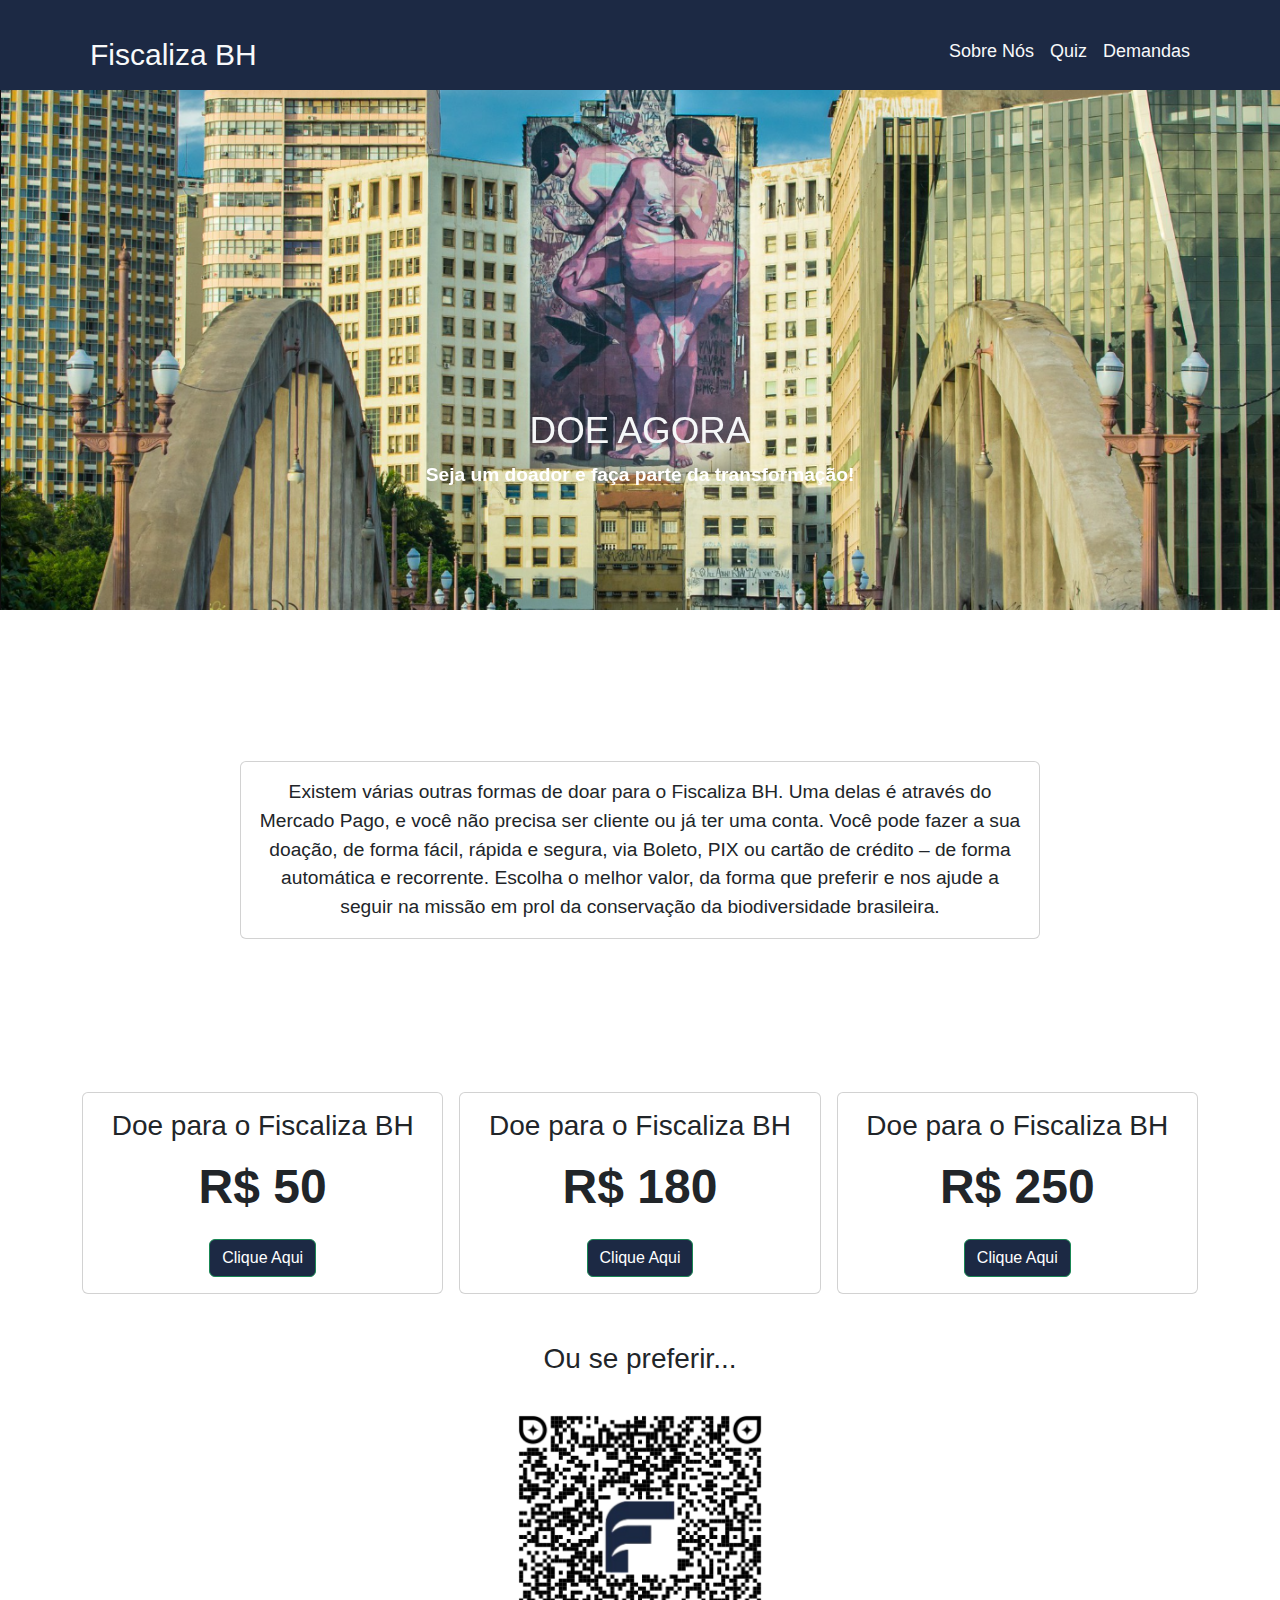
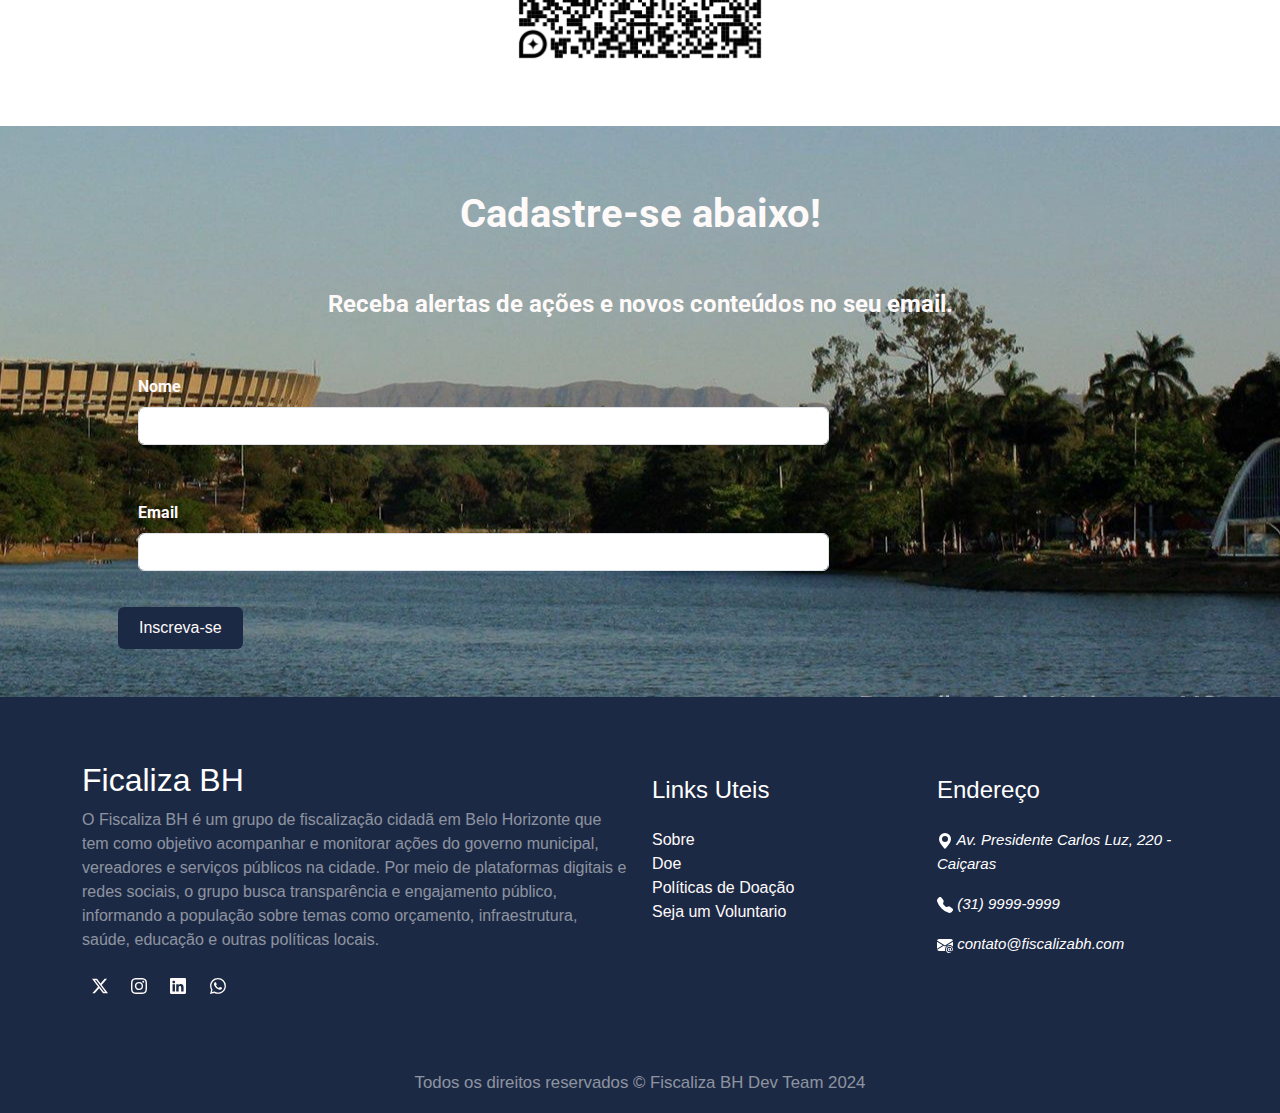
<file: donate.html>
<!DOCTYPE html>
<html lang="pt-br">
<head>
    <meta charset="UTF-8">
    <meta name="viewport" content="width=device-width, initial-scale=1.0">
    <link rel="stylesheet" type="text/css" href="donateStyle.css" media="screen" />
    <link rel="icon" type="image/x-icon" href="img/favicon.png">
    <link href="https://cdn.jsdelivr.net/npm/bootstrap@5.3.3/dist/css/bootstrap.min.css" rel="stylesheet"
    integrity="sha384-QWTKZyjpPEjISv5WaRU9OFeRpok6YctnYmDr5pNlyT2bRjXh0JMhjY6hW+ALEwIH" crossorigin="anonymous">
    <script src="https://cdn.jsdelivr.net/npm/bootstrap@5.3.3/dist/js/bootstrap.bundle.min.js"
    integrity="sha384-YvpcrYf0tY3lHB60NNkmXc5s9fDVZLESaAA55NDzOxhy9GkcIdslK1eN7N6jIeHz"
    crossorigin="anonymous"></script>
    <title>Fiscaliza BH</title>
</head>
<body>
    <nav class="navbar navbar-expand-sm py-0 sticky-top">
        <div class="container mt-3 mb-1">
          <a href="index.html" class="navbar-brand d-flexalign-items-center text-light"
                style="font-size: 30px; font-family:Arial, Helvetica, sans-serif;">
                <i class="bi-bootstrap-fill fs-1 me-2"></i>Fiscaliza BH
          </a>
          <button class="navbar-toggler" style="background-color:white" type="button" data-bs-toggle="collapse" data-bs-target="#menuNavbar"><span
              class="navbar-toggler-icon"></span></button>
          <div class="collapse navbar-collapse" id="menuNavbar">
            <div class="navbar-nav ms-auto" style="font-size: 18px;">
              <a href="aboutUs.html" class="nav-link active text-light">Sobre Nós</a>
              <!-- <a href="donate.html" class="nav-link active text-light">Doe</a> -->
              <a href="quiz.html" class="nav-link active text-light">Quiz</a>
              <a href="contact.html" class="nav-link active text-light">Demandas</a>
            </div>
          </div>
        </div>
    </nav>

    <div id="carouselExample" class="carousel slide carousel-fade">
      <div class="carousel-inner">
        <div class="carousel-item active">
          <div class="imagem">
            <img src="img/img5.png" class="w-100">
          </div>
          <div class="carousel-caption">
            <h1 class="title-img">DOE AGORA</h1>
            <p class="para-img">Seja um doador e faça parte da transformação!</p>
          </div>
        </div>
    </div>

    <div class="container">
      <div class="card text-center position-relative top-50 start-50 translate-middle h-100 mb-0" style="max-width: 50rem; margin-top: 15rem;">
        <div class="card-body">
          <p class="card-text">Existem várias outras formas de doar para o Fiscaliza BH. Uma delas é através do Mercado Pago, e você não precisa ser cliente ou já ter uma conta. Você pode fazer a sua doação, de forma fácil, rápida e segura, via Boleto, PIX ou cartão de crédito – de forma automática e recorrente. Escolha o melhor valor, da forma que preferir e nos ajude a seguir na missão em prol da conservação da biodiversidade brasileira.</p>
        </div>
      </div>
    </div>

    <div class="container">
      <div class="row row-cols-1 row-cols-md-3 g-3">
        <div class="col-12 col-sm-6">
          <div class="card text-center" style="max-width: 25rem;">
            <div class="card-body">
              <h3 class="card-title">Doe para o Fiscaliza BH</h3>
              <p class="card-text" style="font-size: 3rem;font-weight: 700;">R$ 50</p>
              <a href="#" class="btn btn-success">Clique Aqui</a>
            </div>
          </div>
        </div>
  
        <div class="col">
          <div class="card text-center" style="max-width: 25rem;">
            <div class="card-body">
              <h3 class="card-title">Doe para o Fiscaliza BH</h3>
              <p class="card-text" style="font-size: 3rem;font-weight: 700;">R$ 180</p>
              <a href="#" class="btn btn-success">Clique Aqui</a>
            </div>
          </div>
        </div>
  
        <div class="col">
          <div class="card text-center" style="max-width: 25rem;">
            <div class="card-body">
              <h3 class="card-title">Doe para o Fiscaliza BH</h3>
              <p class="card-text" style="font-size: 3rem; font-weight: 700;">R$ 250</p>
              <a href="#" class="btn btn-success">Clique Aqui</a>
            </div>
          </div>
        </div>
      </div>
    </div>

    <h3 class="title-qr mt-5">Ou se preferir...</h3>
    <div class="text-center mb-5">
      <img src="img/pix.png" class="img-fluid" style="width: 250px;">
    </div>

    <div class="input-email">
      <div class="container p-5">
        <form action="">
          <h1 class="input-title mt-3">Cadastre-se abaixo!</h1>
          <h4 class="input-title">Receba alertas de ações e novos conteúdos no seu email.</h4>
          <div class="mb-3">
            <label for="text" class="form-label">Nome</label>
            <input type="text" id="text" class="form-control">
          </div>
          <div class="mb-3">
            <label for="email" class="form-label">Email</label>
            <input type="email" id="email" class="form-control">
          </div>
          <button type="submit" class="btn">Inscreva-se</button>
        </form>
      </div>
    </div>

    <footer>
      <div class="" mt-5 pt-5 pb-5 footer>
        <div class="container">
          <div class="row">
            <div class="col-lg-6 col-xs-12">
              <h2>Ficaliza BH</h2>
              <p class="pr-5 text-white-50">
                O Fiscaliza BH é um grupo de fiscalização cidadã em Belo Horizonte que tem como objetivo acompanhar e monitorar ações do governo municipal, vereadores e serviços públicos na cidade. Por meio de plataformas digitais e redes sociais, o grupo busca transparência e engajamento público, informando a população sobre temas como orçamento, infraestrutura, saúde, educação e outras políticas locais. 
              </p>
              <ul class="social">
                <li>
                  <a href="#">
                    <i class="twitter">
                      <svg xmlns="http://www.w3.org/2000/svg" width="16" height="16" fill="currentColor"
                        class="bi bi-twitter-x" viewBox="0 0 16 16">
                        <path
                          d="M12.6.75h2.454l-5.36 6.142L16 15.25h-4.937l-3.867-5.07-4.425 5.07H.316l5.733-6.57L0 .75h5.063l3.495 4.633L12.601.75Zm-.86 13.028h1.36L4.323 2.145H2.865z" />
                      </svg>
                    </i>
                  </a>
                </li>
                <li>
                  <a href="#">
                    <i class="instagram">
                      <svg xmlns="http://www.w3.org/2000/svg" width="16" height="16" fill="currentColor"
                        class="bi bi-instagram" viewBox="0 0 16 16">
                        <path
                          d="M8 0C5.829 0 5.556.01 4.703.048 3.85.088 3.269.222 2.76.42a3.9 3.9 0 0 0-1.417.923A3.9 3.9 0 0 0 .42 2.76C.222 3.268.087 3.85.048 4.7.01 5.555 0 5.827 0 8.001c0 2.172.01 2.444.048 3.297.04.852.174 1.433.372 1.942.205.526.478.972.923 1.417.444.445.89.719 1.416.923.51.198 1.09.333 1.942.372C5.555 15.99 5.827 16 8 16s2.444-.01 3.298-.048c.851-.04 1.434-.174 1.943-.372a3.9 3.9 0 0 0 1.416-.923c.445-.445.718-.891.923-1.417.197-.509.332-1.09.372-1.942C15.99 10.445 16 10.173 16 8s-.01-2.445-.048-3.299c-.04-.851-.175-1.433-.372-1.941a3.9 3.9 0 0 0-.923-1.417A3.9 3.9 0 0 0 13.24.42c-.51-.198-1.092-.333-1.943-.372C10.443.01 10.172 0 7.998 0zm-.717 1.442h.718c2.136 0 2.389.007 3.232.046.78.035 1.204.166 1.486.275.373.145.64.319.92.599s.453.546.598.92c.11.281.24.705.275 1.485.039.843.047 1.096.047 3.231s-.008 2.389-.047 3.232c-.035.78-.166 1.203-.275 1.485a2.5 2.5 0 0 1-.599.919c-.28.28-.546.453-.92.598-.28.11-.704.24-1.485.276-.843.038-1.096.047-3.232.047s-2.39-.009-3.233-.047c-.78-.036-1.203-.166-1.485-.276a2.5 2.5 0 0 1-.92-.598 2.5 2.5 0 0 1-.6-.92c-.109-.281-.24-.705-.275-1.485-.038-.843-.046-1.096-.046-3.233s.008-2.388.046-3.231c.036-.78.166-1.204.276-1.486.145-.373.319-.64.599-.92s.546-.453.92-.598c.282-.11.705-.24 1.485-.276.738-.034 1.024-.044 2.515-.045zm4.988 1.328a.96.96 0 1 0 0 1.92.96.96 0 0 0 0-1.92m-4.27 1.122a4.109 4.109 0 1 0 0 8.217 4.109 4.109 0 0 0 0-8.217m0 1.441a2.667 2.667 0 1 1 0 5.334 2.667 2.667 0 0 1 0-5.334" />
                      </svg>
                    </i>
                  </a>
                </li>
                <li>
                  <a href="https://www.linkedin.com/in/gustavo-henrique-384414218/" target="_blank">
                    <i class="linkedin">
                      <svg xmlns="http://www.w3.org/2000/svg" width="16" height="16" fill="currentColor"
                        class="bi bi-linkedin" viewBox="0 0 16 16">
                        <path
                          d="M0 1.146C0 .513.526 0 1.175 0h13.65C15.474 0 16 .513 16 1.146v13.708c0 .633-.526 1.146-1.175 1.146H1.175C.526 16 0 15.487 0 14.854zm4.943 12.248V6.169H2.542v7.225zm-1.2-8.212c.837 0 1.358-.554 1.358-1.248-.015-.709-.52-1.248-1.342-1.248S2.4 3.226 2.4 3.934c0 .694.521 1.248 1.327 1.248zm4.908 8.212V9.359c0-.216.016-.432.08-.586.173-.431.568-.878 1.232-.878.869 0 1.216.662 1.216 1.634v3.865h2.401V9.25c0-2.22-1.184-3.252-2.764-3.252-1.274 0-1.845.7-2.165 1.193v.025h-.016l.016-.025V6.169h-2.4c.03.678 0 7.225 0 7.225z" />
                      </svg>
                    </i>
                  </a>
                </li>
                <li>
                  <a href="#">
                    <i class="whatsapp">
                      <svg xmlns="http://www.w3.org/2000/svg" width="16" height="16" fill="currentColor"
                        class="bi bi-whatsapp" viewBox="0 0 16 16">
                        <path
                          d="M13.601 2.326A7.85 7.85 0 0 0 7.994 0C3.627 0 .068 3.558.064 7.926c0 1.399.366 2.76 1.057 3.965L0 16l4.204-1.102a7.9 7.9 0 0 0 3.79.965h.004c4.368 0 7.926-3.558 7.93-7.93A7.9 7.9 0 0 0 13.6 2.326zM7.994 14.521a6.6 6.6 0 0 1-3.356-.92l-.24-.144-2.494.654.666-2.433-.156-.251a6.56 6.56 0 0 1-1.007-3.505c0-3.626 2.957-6.584 6.591-6.584a6.56 6.56 0 0 1 4.66 1.931 6.56 6.56 0 0 1 1.928 4.66c-.004 3.639-2.961 6.592-6.592 6.592m3.615-4.934c-.197-.099-1.17-.578-1.353-.646-.182-.065-.315-.099-.445.099-.133.197-.513.646-.627.775-.114.133-.232.148-.43.05-.197-.1-.836-.308-1.592-.985-.59-.525-.985-1.175-1.103-1.372-.114-.198-.011-.304.088-.403.087-.088.197-.232.296-.346.1-.114.133-.198.198-.33.065-.134.034-.248-.015-.347-.05-.099-.445-1.076-.612-1.47-.16-.389-.323-.335-.445-.34-.114-.007-.247-.007-.38-.007a.73.73 0 0 0-.529.247c-.182.198-.691.677-.691 1.654s.71 1.916.81 2.049c.098.133 1.394 2.132 3.383 2.992.47.205.84.326 1.129.418.475.152.904.129 1.246.08.38-.058 1.171-.48 1.338-.943.164-.464.164-.86.114-.943-.049-.084-.182-.133-.38-.232" />
                      </svg>
                    </i>
                  </a>
                </li>
              </ul>
            </div>
            <div class="col-lg-3 col-xs-12 links">
              <h4 class="mt-lg-0 mt-sm-3">Links Uteis</h4>
              <ul class="m-0 p-0">
                <li><a href="aboutUs.html">Sobre</a></li>
                <li><a href="donate.html">Doe</a></li>
                <li><a href="#">Políticas de Doação</a></li>
                <li><a href="#">Seja um Voluntario</a></li>
              </ul>
            </div>
            <div class="col-lg col-xs-12 location">
              <h4 class="mt-lg-0 mt-sm-4">Endereço</h4>
              <p>
                <i class="fa fa-map-marker">
                  <svg xmlns="http://www.w3.org/2000/svg" width="16" height="16" fill="currentColor"
                    class="bi bi-geo-alt-fill" viewBox="0 0 16 16">
                    <path d="M8 16s6-5.686 6-10A6 6 0 0 0 2 6c0 4.314 6 10 6 10m0-7a3 3 0 1 1 0-6 3 3 0 0 1 0 6" />
                  </svg>
                  Av. Presidente Carlos Luz, 220 - Caiçaras
                </i>
              </p>
              <p>
                <i class="fa fa-phone" style="text-decoration: none;">
                  <svg xmlns="http://www.w3.org/2000/svg" width="16" height="16" fill="currentColor"
                    class="bi bi-telephone-fill" viewBox="0 0 16 16">
                    <path fill-rule="evenodd"
                      d="M1.885.511a1.745 1.745 0 0 1 2.61.163L6.29 2.98c.329.423.445.974.315 1.494l-.547 2.19a.68.68 0 0 0 .178.643l2.457 2.457a.68.68 0 0 0 .644.178l2.189-.547a1.75 1.75 0 0 1 1.494.315l2.306 1.794c.829.645.905 1.87.163 2.611l-1.034 1.034c-.74.74-1.846 1.065-2.877.702a18.6 18.6 0 0 1-7.01-4.42 18.6 18.6 0 0 1-4.42-7.009c-.362-1.03-.037-2.137.703-2.877z" />
                  </svg>
                  (31) 9999-9999
                </i>
              </p>
              <p>
                <i class="fa fa-envelope-o">
                  <svg xmlns="http://www.w3.org/2000/svg" width="16" height="16" fill="currentColor"
                    class="bi bi-envelope-at-fill" viewBox="0 0 16 16">
                    <path
                      d="M2 2A2 2 0 0 0 .05 3.555L8 8.414l7.95-4.859A2 2 0 0 0 14 2zm-2 9.8V4.698l5.803 3.546zm6.761-2.97-6.57 4.026A2 2 0 0 0 2 14h6.256A4.5 4.5 0 0 1 8 12.5a4.49 4.49 0 0 1 1.606-3.446l-.367-.225L8 9.586zM16 9.671V4.697l-5.803 3.546.338.208A4.5 4.5 0 0 1 12.5 8c1.414 0 2.675.652 3.5 1.671" />
                    <path
                      d="M15.834 12.244c0 1.168-.577 2.025-1.587 2.025-.503 0-1.002-.228-1.12-.648h-.043c-.118.416-.543.643-1.015.643-.77 0-1.259-.542-1.259-1.434v-.529c0-.844.481-1.4 1.26-1.4.585 0 .87.333.953.63h.03v-.568h.905v2.19c0 .272.18.42.411.42.315 0 .639-.415.639-1.39v-.118c0-1.277-.95-2.326-2.484-2.326h-.04c-1.582 0-2.64 1.067-2.64 2.724v.157c0 1.867 1.237 2.654 2.57 2.654h.045c.507 0 .935-.07 1.18-.18v.731c-.219.1-.643.175-1.237.175h-.044C10.438 16 9 14.82 9 12.646v-.214C9 10.36 10.421 9 12.485 9h.035c2.12 0 3.314 1.43 3.314 3.034zm-4.04.21v.227c0 .586.227.8.581.8.31 0 .564-.17.564-.743v-.367c0-.516-.275-.708-.572-.708-.346 0-.573.245-.573.791" />
                  </svg>
                  contato@fiscalizabh.com
                </i>
              </p>
            </div>
          </div>
          <div class="row mt-5">
            <div class="col copyright text-center">
              <p><small class="text-white-50">
                  Todos os direitos reservados &copy; Fiscaliza BH Dev Team 2024
                </small></p>
            </div>
          </div>
        </div>
      </div>
    </footer>
</body>
</html>
</file>
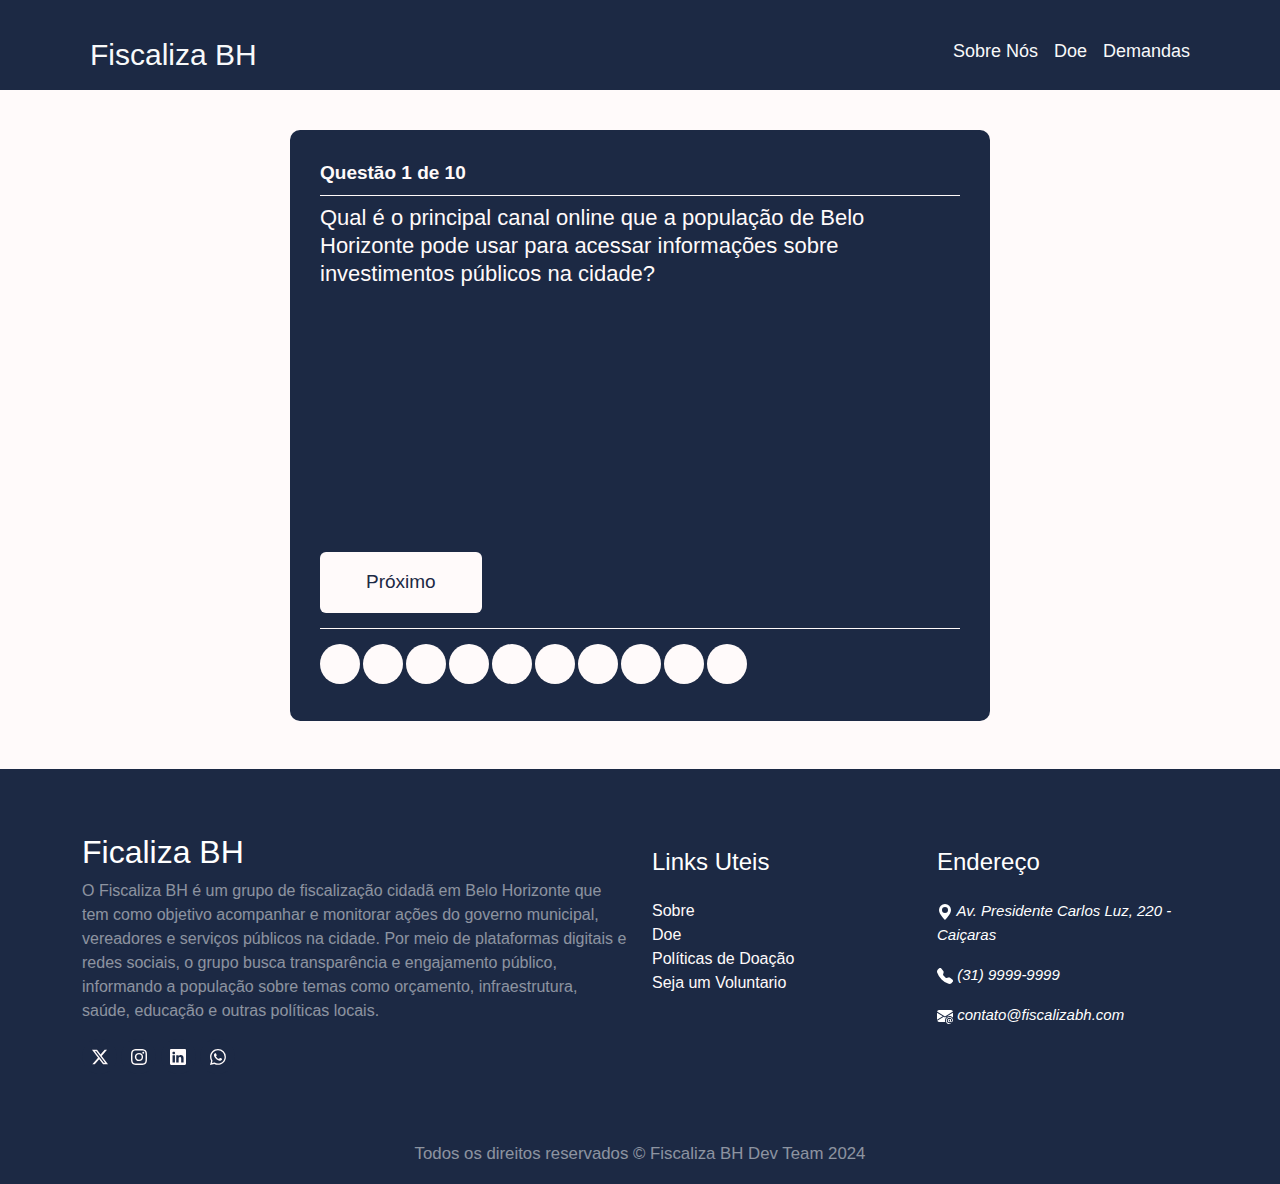
<file: quiz.html>
<!DOCTYPE html>
<html lang="pt-br" >
<head>
    <meta charset="UTF-8">
    <meta name="viewport" content="width=device-width, initial-scale=1.0">
    <link rel="stylesheet" type="text/css" href="style.css" media="screen" />
    <link rel="icon" type="image/x-icon" href="img/favicon.png">
    <link href="https://cdn.jsdelivr.net/npm/bootstrap@5.3.3/dist/css/bootstrap.min.css" rel="stylesheet" integrity="sha384-QWTKZyjpPEjISv5WaRU9OFeRpok6YctnYmDr5pNlyT2bRjXh0JMhjY6hW+ALEwIH" crossorigin="anonymous">
    <script src="https://cdn.jsdelivr.net/npm/bootstrap@5.3.3/dist/js/bootstrap.bundle.min.js" integrity="sha384-YvpcrYf0tY3lHB60NNkmXc5s9fDVZLESaAA55NDzOxhy9GkcIdslK1eN7N6jIeHz" crossorigin="anonymous"></script>
    <title>Fiscaliza BH</title>
</head>
<body>
  <nav class="navbar navbar-expand-sm py-0 sticky-top">
    <div class="container mt-3 mb-1">
      <a href="index.html" class="navbar-brand d-flexalign-items-center text-light" style="font-size: 30px; font-family:Arial, Helvetica, sans-serif;">
        <i class="bi-bootstrap-fill fs-1 me-2"></i>Fiscaliza BH
      </a>
      <button class="navbar-toggler" style="background-color:white" type="button" data-bs-toggle="collapse" data-bs-target="#menuNavbar"><span class="navbar-toggler-icon"></span></button>
      <div class="collapse navbar-collapse" id="menuNavbar">
        <div class="navbar-nav ms-auto" style="font-size: 18px;">
          <a href="aboutUs.html" class="nav-link active text-light">Sobre Nós</a>
          <a href="donate.html" class="nav-link active text-light">Doe</a>
          <a href="contact.html" class="nav-link active text-light">Demandas</a>
          <!-- <a href="#" class="nav-link active text-light">Quiz</a> -->
        </div>
      </div>
    </div>
  </nav>
  <section class="format-phone mb-5">
  <div class="quiz-box custom-box">
    <div class="question-number">   
    </div>
    <div class="question-text mt-2 mb-3">
    </div>
    <div class="option-container">   
    </div>
    <div class="next-btn">
      <button type="button" class="btn mt-3" onclick="next()">Próximo</button>
    </div>
    <div class="indicator">
    </div>
  </div>
  </section>

  <div class="result-box custom-box text-center hide">
    <h1>Resultado</h1>
    <table>
      <tr>
        <td>Total de Perguntas</td>
        <td><span class="total-questions"></span></td>
      </tr>
      <tr>
        <td>Total de Tentativas</td>
        <td><span class="total-attemp"></span></td>
      </tr>
      <tr>
        <td>Respostas Corretas</td>
        <td><span class="total-correct"></span></td>
      </tr>
      <tr>
        <td>Respostas Erradas</td>
        <td><span class="total-wrong"></span></td>
      </tr>
    </table>
    <button type="button" class="btn mx-2  my-2 itens-center" onclick="tryAgain()">Tentar Novamente</button>
    <button type="button" class="btn" onclick="goToHome()">Página Inicial</button>
  </div>
  <footer>
    <div class="" mt-5 pt-5 pb-5 footer>
      <div class="container">
        <div class="row">
          <div class="col-lg-6 col-xs-12">
            <h2>Ficaliza BH</h2>
            <p class="pr-5 text-white-50">
              O Fiscaliza BH é um grupo de fiscalização cidadã em Belo Horizonte que tem como objetivo acompanhar e monitorar ações do governo municipal, vereadores e serviços públicos na cidade. Por meio de plataformas digitais e redes sociais, o grupo busca transparência e engajamento público, informando a população sobre temas como orçamento, infraestrutura, saúde, educação e outras políticas locais. 
            </p>
            <ul class="social">
              <li>
                <a href="#">
                  <i class="twitter">
                    <svg xmlns="http://www.w3.org/2000/svg" width="16" height="16" fill="currentColor"
                      class="bi bi-twitter-x" viewBox="0 0 16 16">
                      <path
                        d="M12.6.75h2.454l-5.36 6.142L16 15.25h-4.937l-3.867-5.07-4.425 5.07H.316l5.733-6.57L0 .75h5.063l3.495 4.633L12.601.75Zm-.86 13.028h1.36L4.323 2.145H2.865z" />
                    </svg>
                  </i>
                </a>
              </li>
              <li>
                <a href="#">
                  <i class="instagram">
                    <svg xmlns="http://www.w3.org/2000/svg" width="16" height="16" fill="currentColor"
                      class="bi bi-instagram" viewBox="0 0 16 16">
                      <path
                        d="M8 0C5.829 0 5.556.01 4.703.048 3.85.088 3.269.222 2.76.42a3.9 3.9 0 0 0-1.417.923A3.9 3.9 0 0 0 .42 2.76C.222 3.268.087 3.85.048 4.7.01 5.555 0 5.827 0 8.001c0 2.172.01 2.444.048 3.297.04.852.174 1.433.372 1.942.205.526.478.972.923 1.417.444.445.89.719 1.416.923.51.198 1.09.333 1.942.372C5.555 15.99 5.827 16 8 16s2.444-.01 3.298-.048c.851-.04 1.434-.174 1.943-.372a3.9 3.9 0 0 0 1.416-.923c.445-.445.718-.891.923-1.417.197-.509.332-1.09.372-1.942C15.99 10.445 16 10.173 16 8s-.01-2.445-.048-3.299c-.04-.851-.175-1.433-.372-1.941a3.9 3.9 0 0 0-.923-1.417A3.9 3.9 0 0 0 13.24.42c-.51-.198-1.092-.333-1.943-.372C10.443.01 10.172 0 7.998 0zm-.717 1.442h.718c2.136 0 2.389.007 3.232.046.78.035 1.204.166 1.486.275.373.145.64.319.92.599s.453.546.598.92c.11.281.24.705.275 1.485.039.843.047 1.096.047 3.231s-.008 2.389-.047 3.232c-.035.78-.166 1.203-.275 1.485a2.5 2.5 0 0 1-.599.919c-.28.28-.546.453-.92.598-.28.11-.704.24-1.485.276-.843.038-1.096.047-3.232.047s-2.39-.009-3.233-.047c-.78-.036-1.203-.166-1.485-.276a2.5 2.5 0 0 1-.92-.598 2.5 2.5 0 0 1-.6-.92c-.109-.281-.24-.705-.275-1.485-.038-.843-.046-1.096-.046-3.233s.008-2.388.046-3.231c.036-.78.166-1.204.276-1.486.145-.373.319-.64.599-.92s.546-.453.92-.598c.282-.11.705-.24 1.485-.276.738-.034 1.024-.044 2.515-.045zm4.988 1.328a.96.96 0 1 0 0 1.92.96.96 0 0 0 0-1.92m-4.27 1.122a4.109 4.109 0 1 0 0 8.217 4.109 4.109 0 0 0 0-8.217m0 1.441a2.667 2.667 0 1 1 0 5.334 2.667 2.667 0 0 1 0-5.334" />
                    </svg>
                  </i>
                </a>
              </li>
              <li>
                <a href="https://www.linkedin.com/in/gustavo-henrique-384414218/" target="_blank">
                  <i class="linkedin">
                    <svg xmlns="http://www.w3.org/2000/svg" width="16" height="16" fill="currentColor"
                      class="bi bi-linkedin" viewBox="0 0 16 16">
                      <path
                        d="M0 1.146C0 .513.526 0 1.175 0h13.65C15.474 0 16 .513 16 1.146v13.708c0 .633-.526 1.146-1.175 1.146H1.175C.526 16 0 15.487 0 14.854zm4.943 12.248V6.169H2.542v7.225zm-1.2-8.212c.837 0 1.358-.554 1.358-1.248-.015-.709-.52-1.248-1.342-1.248S2.4 3.226 2.4 3.934c0 .694.521 1.248 1.327 1.248zm4.908 8.212V9.359c0-.216.016-.432.08-.586.173-.431.568-.878 1.232-.878.869 0 1.216.662 1.216 1.634v3.865h2.401V9.25c0-2.22-1.184-3.252-2.764-3.252-1.274 0-1.845.7-2.165 1.193v.025h-.016l.016-.025V6.169h-2.4c.03.678 0 7.225 0 7.225z" />
                    </svg>
                  </i>
                </a>
              </li>
              <li>
                <a href="#">
                  <i class="whatsapp">
                    <svg xmlns="http://www.w3.org/2000/svg" width="16" height="16" fill="currentColor"
                      class="bi bi-whatsapp" viewBox="0 0 16 16">
                      <path
                        d="M13.601 2.326A7.85 7.85 0 0 0 7.994 0C3.627 0 .068 3.558.064 7.926c0 1.399.366 2.76 1.057 3.965L0 16l4.204-1.102a7.9 7.9 0 0 0 3.79.965h.004c4.368 0 7.926-3.558 7.93-7.93A7.9 7.9 0 0 0 13.6 2.326zM7.994 14.521a6.6 6.6 0 0 1-3.356-.92l-.24-.144-2.494.654.666-2.433-.156-.251a6.56 6.56 0 0 1-1.007-3.505c0-3.626 2.957-6.584 6.591-6.584a6.56 6.56 0 0 1 4.66 1.931 6.56 6.56 0 0 1 1.928 4.66c-.004 3.639-2.961 6.592-6.592 6.592m3.615-4.934c-.197-.099-1.17-.578-1.353-.646-.182-.065-.315-.099-.445.099-.133.197-.513.646-.627.775-.114.133-.232.148-.43.05-.197-.1-.836-.308-1.592-.985-.59-.525-.985-1.175-1.103-1.372-.114-.198-.011-.304.088-.403.087-.088.197-.232.296-.346.1-.114.133-.198.198-.33.065-.134.034-.248-.015-.347-.05-.099-.445-1.076-.612-1.47-.16-.389-.323-.335-.445-.34-.114-.007-.247-.007-.38-.007a.73.73 0 0 0-.529.247c-.182.198-.691.677-.691 1.654s.71 1.916.81 2.049c.098.133 1.394 2.132 3.383 2.992.47.205.84.326 1.129.418.475.152.904.129 1.246.08.38-.058 1.171-.48 1.338-.943.164-.464.164-.86.114-.943-.049-.084-.182-.133-.38-.232" />
                    </svg>
                  </i>
                </a>
              </li>
            </ul>
          </div>
          <div class="col-lg-3 col-xs-12 links">
            <h4 class="mt-lg-0 mt-sm-3">Links Uteis</h4>
            <ul class="m-0 p-0">
              <li><a href="aboutUs.html">Sobre</a></li>
              <li><a href="donate.html">Doe</a></li>
              <li><a href="#">Políticas de Doação</a></li>
              <li><a href="#">Seja um Voluntario</a></li>
            </ul>
          </div>
          <div class="col-lg col-xs-12 location">
            <h4 class="mt-lg-0 mt-sm-4">Endereço</h4>
            <p>
              <i class="fa fa-map-marker">
                <svg xmlns="http://www.w3.org/2000/svg" width="16" height="16" fill="currentColor"
                  class="bi bi-geo-alt-fill" viewBox="0 0 16 16">
                  <path d="M8 16s6-5.686 6-10A6 6 0 0 0 2 6c0 4.314 6 10 6 10m0-7a3 3 0 1 1 0-6 3 3 0 0 1 0 6" />
                </svg>
                Av. Presidente Carlos Luz, 220 - Caiçaras
              </i>
            </p>
            <p>
              <i class="fa fa-phone" style="text-decoration: none;">
                <svg xmlns="http://www.w3.org/2000/svg" width="16" height="16" fill="currentColor"
                  class="bi bi-telephone-fill" viewBox="0 0 16 16">
                  <path fill-rule="evenodd"
                    d="M1.885.511a1.745 1.745 0 0 1 2.61.163L6.29 2.98c.329.423.445.974.315 1.494l-.547 2.19a.68.68 0 0 0 .178.643l2.457 2.457a.68.68 0 0 0 .644.178l2.189-.547a1.75 1.75 0 0 1 1.494.315l2.306 1.794c.829.645.905 1.87.163 2.611l-1.034 1.034c-.74.74-1.846 1.065-2.877.702a18.6 18.6 0 0 1-7.01-4.42 18.6 18.6 0 0 1-4.42-7.009c-.362-1.03-.037-2.137.703-2.877z" />
                </svg>
                (31) 9999-9999
              </i>
            </p>
            <p>
              <i class="fa fa-envelope-o">
                <svg xmlns="http://www.w3.org/2000/svg" width="16" height="16" fill="currentColor"
                  class="bi bi-envelope-at-fill" viewBox="0 0 16 16">
                  <path
                    d="M2 2A2 2 0 0 0 .05 3.555L8 8.414l7.95-4.859A2 2 0 0 0 14 2zm-2 9.8V4.698l5.803 3.546zm6.761-2.97-6.57 4.026A2 2 0 0 0 2 14h6.256A4.5 4.5 0 0 1 8 12.5a4.49 4.49 0 0 1 1.606-3.446l-.367-.225L8 9.586zM16 9.671V4.697l-5.803 3.546.338.208A4.5 4.5 0 0 1 12.5 8c1.414 0 2.675.652 3.5 1.671" />
                  <path
                    d="M15.834 12.244c0 1.168-.577 2.025-1.587 2.025-.503 0-1.002-.228-1.12-.648h-.043c-.118.416-.543.643-1.015.643-.77 0-1.259-.542-1.259-1.434v-.529c0-.844.481-1.4 1.26-1.4.585 0 .87.333.953.63h.03v-.568h.905v2.19c0 .272.18.42.411.42.315 0 .639-.415.639-1.39v-.118c0-1.277-.95-2.326-2.484-2.326h-.04c-1.582 0-2.64 1.067-2.64 2.724v.157c0 1.867 1.237 2.654 2.57 2.654h.045c.507 0 .935-.07 1.18-.18v.731c-.219.1-.643.175-1.237.175h-.044C10.438 16 9 14.82 9 12.646v-.214C9 10.36 10.421 9 12.485 9h.035c2.12 0 3.314 1.43 3.314 3.034zm-4.04.21v.227c0 .586.227.8.581.8.31 0 .564-.17.564-.743v-.367c0-.516-.275-.708-.572-.708-.346 0-.573.245-.573.791" />
                </svg>
                contato@fiscalizabh.com
              </i>
            </p>
          </div>
        </div>
        <div class="row mt-5">
          <div class="col copyright text-center">
            <p><small class="text-white-50">
                Todos os direitos reservados &copy; Fiscaliza BH Dev Team 2024
              </small></p>
          </div>
        </div>
      </div>
    </div>
  </footer>
    
    <script src="script.js"></script>
    <script src="app.js"></script>
</body>
</html>
</file>
<file: pagIndex.css>
@import url('https://fonts.googleapis.com/css2?family=Roboto:ital,wght@0,100;0,300;0,400;0,500;0,700;0,900;1,100;1,300;1,400;1,500;1,700;1,900&display=swap');
*{
    margin: 0;
    padding: 0;
    outline: none;
}
:root{
    --primary: #008000;
    --secondary: #000000;
    --tertiary: #ffffff;
    --fourth: #FFFAFA;
    --fifth: #1dad10e7;
    --sixth: #ee2222;
    --seventh: #f5f7f8;
    --eighth: rgb(28, 41, 68);
}
body{
    /*background-color: var(--secondary) !important;*/
    /*font-family: sans-serif !important;*/
    font-family: "Readex Pro", "Readex Pro Placeholder", sans-serif !important;
    font-size: 400 !important;
}
.navbar{
    background-color: var(--eighth);
    font-family: "Readex Pro", "Readex Pro Placeholder", sans-serif;
    font-weight: 600;
}
.carousel-inner{
    position: relative;
    width: fit-content;
}
.carousel .carousel-inner{
    /*display: block;*/
    max-height: 720px;
    max-width: 100;
}
.carousel-caption{
    /*top: 75%;
    font-family: "Roboto", sans-serif;
    font-size: 3rem;
    font-weight: 500;*/
    font-family: "Readex Pro", "Readex Pro Placeholder", sans-serif;
    font-weight: 500;
    display: flex;
    flex-direction: column;
    height: 100%;
    align-items: center;
    justify-content: center;
    bottom: 0;
}
.links{
    text-decoration: none;
}
.title-img{
    font-size: 3rem;
    color: var(--tertiary);
}
.para-img{
    font-size: 1.1rem;
    color: var(--tertiary);
}
.btn-img{
    text-decoration: none;
    color: var(--fourth);
    background-color: var(--eighth);
    font-family: "Readex Pro", "Readex Pro Placeholder", sans-serif;
    font-weight: 500;
    font-size: 1.3rem;
    padding: 5px 25px 5px 30px;
    border-radius: 5px;
}
.middle{
    padding: 100px 10px 30px 10px;
}
.counter{
    font-size: 95px;
    font-family: "Readex Pro", "Readex Pro Placeholder", sans-serif;
    color: var(--eighth);
    font-weight: 700;
    font-style: normal;
    margin-top: auto;
    height: auto;
    width: auto;
}
.middle-page{
    padding: 40px 40px 40px 40px;
    /* display: flex;
    flex-direction: column; */
}
.row img{
    max-height: 100;
    max-width: auto;
}
.middle-page{
    max-height: auto;
    background-color: #f5f7f8;
    padding-top: 6rem;
}
.middle-title{
    text-align: center;
    font-family: "Readex Pro", "Readex Pro Placeholder", sans-serif;
    padding-bottom: 1.8rem;
    font-weight: 700;
    font-size: 40px;
    text-transform: capitalize;
    color: var(--eighth);
}
.middle-title-2{
    text-align: center;
    font-family: "Readex Pro", "Readex Pro Placeholder", sans-serif;
    padding-bottom: 1.8rem;
    font-size: 30px;
    color: var(--eighth);
}
.conteudo{
    width: 70%;
    text-align: left;
    font-size: 1.1rem;
    margin-left: 40px;
}
.conteudo2{
    width: 70%;
    text-align: left;
    font-size: 1.18rem;
    margin-left: 100px;
}
.photo-phone{
    display:flex;
    flex-direction: row;
}
.card-body a{
    color: var(--secondary);
    font-family: "Roboto", sans-serif;
    text-decoration: none;
    font-size: 1.12rem;
}
.card{
    height: 100%;
    width: auto;
    align-items: center;
}
.input-email{
    background-image: url(img/email.jpg);
    background-position: center;
}
.input{
    padding: 60px 0 0 0;
    background-color: var(--eighth);
}
.input-title{
    text-align: center;
    font-family: "Roboto", sans-serif;
    padding-bottom: 1.8rem;
    color: var(--fourth);
    font-weight: 700;
}
.input-email label{
    font-family: "Roboto", sans-serif;
    color: var(--fourth);
    font-weight: 700;
}
.input-email form div{
    display: flex;
    flex-direction:column;
    padding: 20px;
    width: 70%;
}
.input-email button{
    background-color: var(--eighth);
    color: var(--fourth);
    padding: 8px 20px 8px 20px;
}
.input-email button:hover{
    background-color: var(--fourth);
    color: var(--eighth);
}
footer{
    background-color: var(--eighth);
    color: var(--tertiary);
    position: absolute;
    width: 100%;
    /* margin-top: 2rem; */
}
.container{
    margin-top: 4rem;
}
.social{
    padding: 0;
}
h4{
    padding: 15px 0px;
}
.social li{
    display: inline-block;
    background-color: var(--eighth);
    width: 35px;
    height: 35px;
    border-radius: 50%;
    text-align: center;
    line-height: 30px;
    padding: 0cm;
}
.social li a i{
    padding-top: 4px;
    color: var(--fourth);
    font-size: 40px;
}
footer .links ul{
    list-style-type: none;
}
footer .links li a{
    color: var(--fourth);
    text-decoration: none;
}
/*footer .links li a:hover{
    text-decoration: underline var(--fifth);
}*/
footer .location i{
    font-size: 15px;
}
footer .copyright p{
    font-size: 1.2rem;
}
@media (max-width: 576px) {
    .counter {
      font-size: 3.5rem;
    }
  }
  @media (max-width: 320px) {
    .counter {
      font-size: 3rem;
    }
  }
@media(max-width: 767px){
    .result-box .btn{
        margin-bottom: 15px;
    }
    .format-phone{
        padding: 15px;
    }
    footer{
        margin-top: 3rem;
    }
}
@media (max-width: 2560px) {
    .carousel-caption{
        height: 110%;
    }
    .title-img{
        font-size: 2.7rem;
    }
    .para-img{
        font-size: 1.4rem;
    }
    .btn-img{
        font-size: 1.3rem;
    }
}
@media (max-width: 1440px) {
    .carousel-caption{
        height: 80%;
    }
    .title-img{
        font-size: 2.3rem;
    }
    .para-img{
        font-size: 1.2rem;
    }
    .btn-img{
        font-size: 1.2rem;
    }
}
@media (max-width: 1232px) {
    .carousel-caption{
        height: 80%;
    }
    .title-img{
        font-size: 2.3rem;
    }
    .para-img{
        font-size: 1.2rem;
    }
    .btn-img{
        font-size: 1.2rem;
    }
}
@media (max-width: 1024px) {
    .carousel-caption{
        height: 80%;
    }
    .title-img{
        font-size: 2.2rem;
    }
    .para-img{
        font-size: 1.1rem;
    }
    .btn-img{
        font-size: 1.1rem;
    }
}
@media (max-width: 896px) {
    .carousel-caption{
        height: 80%;
    }
    .title-img{
        font-size: 2.2rem;
    }
    .para-img{
        font-size: 1.1rem;
    }
    .btn-img{
        font-size: 1.1rem;
    }
}
@media (max-width: 768px) {
    .carousel-caption{
        height: 80%;
    }
    .title-img{
        font-size: 2rem;
    }
    .para-img{
        font-size: 1rem;
    }
    .btn-img{
        font-size: 1rem;
    }
}
@media (max-width: 596px) {
    .carousel-caption{
        height: 80%;
    }
    .title-img{
        font-size: 2rem;
    }
    .para-img{
        font-size: 1rem;
    }
    .btn-img{
        font-size: 1rem;
    }
}
@media (max-width: 425px) {
    .carousel-caption{
        height: 80%;
    }
    .title-img{
        font-size: 1.5rem;
    }
    .para-img{
        font-size: 0.9rem;
    }
    .btn-img{
        font-size: 0.8rem;
    }
}
@media (max-width: 375px) {
    .carousel-caption{
        height: 80%;
    }
    .title-img{
        font-size: 1.3rem;
    }
    .para-img{
        font-size: 0.9rem;
    }
    .btn-img{
        font-size: 0.8rem;
    }
}
@media (max-width: 320px) {
    .carousel-caption{
        height: 80%;
    }
    .title-img{
        font-size: 1rem;
    }
    .para-img{
        font-size: 0.9rem;
    }
    .btn-img{
        font-size: 0.8rem;
    }
}
@media (max-width: 576px) {
    .middle-page{
        display: flex;
        flex-direction: column-reverse;
        
    }
    .conteudo{
        justify-content: center;
        text-align: left;
        
    }
    .conteudo2{
        justify-content: center;
        text-align: left;
        margin-left: 40px;
        order: 2;
        /* width: 70%;
        margin-left: 0px; */
    }  
    .photo-phone{
        flex-direction: column-reverse;
    }
}
</file>
<file: aboutUs.css>
@import url('https://fonts.googleapis.com/css2?family=Roboto:ital,wght@0,100;0,300;0,400;0,500;0,700;0,900;1,100;1,300;1,400;1,500;1,700;1,900&display=swap');
*{
    margin: 0;
    padding: 0;
    outline: none;
}
:root{
    --primary: #008000;
    --secondary: #000000;
    --tertiary: #ffffff;
    --fourth: #FFFAFA;
    --fifth: #1dad10e7;
    --sixth: #ee2222;
    --seventh: #f5f7f8;
    --eighth: rgb(28, 41, 68);
}
body{
    /*background-color: var(--secondary) !important;*/
    /*font-family: sans-serif !important;*/
    font-family: "Roboto", sans-serif !important;
    font-size: 400 !important;
}
.navbar{
    background-color: var(--eighth);
    font-family: "Readex Pro", "Readex Pro Placeholder", sans-serif;
    font-weight: 600;
}
.title{
    padding: 90px 40px 90px 40px;
    background-color: var(--seventh);
    text-align: center;
    font-family: "Readex Pro", "Readex Pro Placeholder", sans-serif;
    font-weight: 600;
}
.title h1{
    font-size: 3.5rem;
}
.text{
    font-weight: 300;
    font-size: 1.15rem;
}
.input-email{
    background-image: url(img/email.jpg);
    background-position: center;
}
.input{
    padding: 60px 0 0 0;
    background-color: var(--eighth);
}
.input-title{
    text-align: center;
    font-family: "Roboto", sans-serif;
    padding-bottom: 1.8rem;
    color: var(--fourth);
    font-weight: 700;
}
.input-email label{
    font-family: "Roboto", sans-serif;
    color: var(--fourth);
    font-weight: 700;
}
.input-email form div{
    display: flex;
    flex-direction:column;
    padding: 20px;
    width: 70%;
}
.input-email button{
    background-color: var(--eighth);
    color: var(--fourth);
    padding: 8px 20px 8px 20px;
}
.input-email button:hover{
    background-color: var(--fourth);
    color: var(--eighth);
}
footer{
    background-color: var(--primary);
    color: var(--tertiary);
    position: absolute;
    width: 100%;
    /* margin-top: 2rem; */
}
.container{
    margin-top: 4rem;
}
.social{
    padding: 0;
}
h4{
    padding: 15px 0px;
}
.social li{
    display: inline-block;
    background-color: var(--fourth);
    width: 35px;
    height: 35px;
    border-radius: 50%;
    text-align: center;
    line-height: 30px;
    padding: 0cm;
}
.social li a i{
    padding-top: 4px;
    color: var(--primary);
    font-size: 40px;
}
footer{
    background-color: var(--eighth);
    color: var(--tertiary);
    position: absolute;
    width: 100%;
    /* margin-top: 2rem; */
}
.container{
    margin-top: 4rem;
}
.social{
    padding: 0;
}
h4{
    padding: 15px 0px;
}
.social li{
    display: inline-block;
    background-color: var(--eighth);
    width: 35px;
    height: 35px;
    border-radius: 50%;
    text-align: center;
    line-height: 30px;
    padding: 0cm;
}
.social li a i{
    padding-top: 4px;
    color: var(--fourth);
    font-size: 40px;
}
footer .links ul{
    list-style-type: none;
}
footer .links li a{
    color: var(--fourth);
    text-decoration: none;
}
/*footer .links li a:hover{
    text-decoration: underline var(--fifth);
}*/
footer .location i{
    font-size: 15px;
}
footer .copyright p{
    font-size: 1.2rem;
}
@media(max-width: 767px){
    .result-box .btn{
        margin-bottom: 15px;
    }
    .format-phone{
        padding: 15px;
    }
    footer{
        margin-top: 3rem;
    }
}
</file>
<file: contact.css>
@import url('https://fonts.googleapis.com/css2?family=Roboto:ital,wght@0,100;0,300;0,400;0,500;0,700;0,900;1,100;1,300;1,400;1,500;1,700;1,900&display=swap');
*{
    margin: 0;
    padding: 0;
    outline: none;
}
:root{
    --primary: #008000;
    --secondary: #000000;
    --tertiary: #ffffff;
    --fourth: #FFFAFA;
    --fifth: #1dad10e7;
    --sixth: #ee2222;
    --seventh: #f5f7f8;
    --eighth: rgb(28, 41, 68);
}
body{
    /*background-color: var(--secondary) !important;*/
    /*font-family: sans-serif !important;*/
    font-family: "Readex Pro", "Readex Pro Placeholder", sans-serif !important;
    font-size: 500 !important;
}
.navbar{
    background-color: var(--eighth);
    font-family: "Readex Pro", "Readex Pro Placeholder", sans-serif;
    font-weight: 600;
}
.container{
    margin-bottom: 10rem;
}
.form-area {
	padding-top: 4.5%;
}
.row.single-form {
	box-shadow: 0 2px 20px -5px var(--eighth);
}
.left {
	background-image: url(img/img4.png);
	padding: 260px 98px;
}
.left h2 span{
	font-family: "Readex Pro", "Readex Pro Placeholder", sans-serif;
	color: var(--fourth);
	font-weight: 700;
	font-size: 45px;
}
/*.left h2 span {
	font-weight: 700;
}*/
.single-form{
    background: #fff;
}
.right {
	padding: 70px 100px;
	position: relative;
}
.right i {
	position: absolute;
	font-size: 80px;
	left: -27px;
	top: 40%;
	color: #fff;
}
.form-control {
	border: 2px solid var(--eighth);
}
.right button {
	border: none;
	border-radius: 0;
	background: var(--eighth);
	width: 180px;
	color: #fff;
	padding: 15px 0;
	display: inline-block;
	font-size: 16px;
	margin-top: 20px;
	cursor: pointer;
}
.right button:hover{
    background-color: #252525;
}


/*responsive*/

@media (min-width:768px) and (max-width:991px){
    .right i {
	top: -52px;
	transform: rotate(90deg);
	left: 50%;
}
}

@media (max-width:767px){
    .left {
  padding: 90px 15px;
  text-align: center;
}
.left h2 {
  font-size: 25px;
}
.right {
  padding: 25px;
}
.right i {
  top: -52px;
  transform: rotate(90deg);
  left: 46%;
}
    .right button {
	width: 150px;
	padding: 12px 0;
}
    
}


footer{
    background-color: var(--eighth);
    color: var(--tertiary);
    position: absolute;
    width: 100%;
    /* margin-top: 2rem; */
}
.container{
    margin-top: 4rem;
}
.social{
    padding: 0;
}
h4{
    padding: 15px 0px;
}
.social li{
    display: inline-block;
    background-color: var(--eighth);
    width: 35px;
    height: 35px;
    border-radius: 50%;
    text-align: center;
    line-height: 30px;
    padding: 0cm;
}
.social li a i{
    padding-top: 4px;
    color: var(--fourth);
    font-size: 40px;
}
footer .links ul{
    list-style-type: none;
}
footer .links li a{
    color: var(--fourth);
    text-decoration: none;
}
/*footer .links li a:hover{
    text-decoration: underline var(--fifth);
}*/
footer .location i{
    font-size: 15px;
}
footer .copyright p{
    font-size: 1.2rem;
}
@media (max-width: 576px) {
    .counter {
      font-size: 3.5rem;
    }
  }
  @media (max-width: 320px) {
    .counter {
      font-size: 3rem;
    }
  }
@media(max-width: 767px){
    .result-box .btn{
        margin-bottom: 15px;
    }
    .format-phone{
        padding: 15px;
    }
    footer{
        margin-top: 3rem;
    }
}
</file>
<file: donateStyle.css>
@import url('https://fonts.googleapis.com/css2?family=Roboto:ital,wght@0,100;0,300;0,400;0,500;0,700;0,900;1,100;1,300;1,400;1,500;1,700;1,900&display=swap');
*{
    margin: 0;
    padding: 0;
    outline: none;
}
:root{
    --primary: #008000;
    --secondary: #000000;
    --tertiary: #ffffff;
    --fourth: #FFFAFA;
    --fifth: #1dad10e7;
    --seventh: #f5f7f8;
    --eighth: rgb(28, 41, 68);
}
body{
    /*background-color: var(--secondary) !important;*/
    /*font-family: sans-serif !important;*/
    font-family: "Readex Pro", "Readex Pro Placeholder", sans-serif !important;
    font-size: 400 !important;
}
.navbar{
    background-color: var(--eighth);
    font-family: "Readex Pro", "Readex Pro Placeholder", sans-serif !important;
}
.carousel-inner{
    position: relative;
    width: fit-content;
}
.carousel .carousel-inner{
    /*display: block;*/
    max-height: 520px;
    max-width: 100;
}
.carousel-caption{
    /*top: 75%;
    font-family: "Roboto", sans-serif;
    font-size: 3rem;
    font-weight: 500;*/
    font-family: "Readex Pro", "Readex Pro Placeholder", sans-serif !important;
    font-weight: 700;
    display: flex;
    flex-direction: column;
    height: 100%;
    align-items: center;
    justify-content: center;
    bottom: 0;
}
.title-img{
    font-size: 3rem;
    color: var(--seventh);
}
.para-img{
    font-size: 1.1rem;
    color: var(--tertiary);
}

.title-qr{
    margin-top: 5rem;
    text-align: center;
    font-family: "Readex Pro", "Readex Pro Placeholder", sans-serif !important;
    padding-bottom: 1.8rem;
}
.card-body .card-text{
    font-size: 1.2rem;
}
.card-body a{
    background-color: var(--eighth);
}
.card-body a:hover{
    background-color: var(--fourth);
    color: var(--eighth);
}
.input-email{
    background-image: url(img/email.jpg);
    background-position: center;
}
.input{
    padding: 60px 0 0 0;
    background-color: var(--eighth);
}
.input-title{
    text-align: center;
    font-family: "Roboto", sans-serif;
    padding-bottom: 1.8rem;
    color: var(--fourth);
    font-weight: 700;
}
.input-email label{
    font-family: "Roboto", sans-serif;
    color: var(--fourth);
    font-weight: 700;
}
.input-email form div{
    display: flex;
    flex-direction:column;
    padding: 20px;
    width: 70%;
}
.input-email button{
    background-color: var(--eighth);
    color: var(--fourth);
    padding: 8px 20px 8px 20px;
}
.input-email button:hover{
    background-color: var(--fourth);
    color: var(--eighth);
}
@media (max-width: 2560px) {
    .carousel-caption{
        height: 110%;
    }
    .title-img{
        font-size: 2.7rem;
    }
    .para-img{
        font-size: 1.4rem;
    }
    .btn-img{
        font-size: 1.3rem;
    }
}
@media (max-width: 1440px) {
    .carousel-caption{
        height: 80%;
    }
    .title-img{
        font-size: 2.3rem;
    }
    .para-img{
        font-size: 1.2rem;
    }
    .btn-img{
        font-size: 1.2rem;
    }
}
@media (max-width: 1232px) {
    .carousel-caption{
        height: 80%;
    }
    .title-img{
        font-size: 2.3rem;
    }
    .para-img{
        font-size: 1.2rem;
    }
    .btn-img{
        font-size: 1.2rem;
    }
}
@media (max-width: 1024px) {
    .carousel-caption{
        height: 80%;
    }
    .title-img{
        font-size: 2.2rem;
    }
    .para-img{
        font-size: 1.1rem;
    }
    .btn-img{
        font-size: 1.1rem;
    }
}
@media (max-width: 896px) {
    .carousel-caption{
        height: 80%;
    }
    .title-img{
        font-size: 2.2rem;
    }
    .para-img{
        font-size: 1.1rem;
    }
    .btn-img{
        font-size: 1.1rem;
    }
}
@media (max-width: 768px) {
    .carousel-caption{
        height: 80%;
    }
    .title-img{
        font-size: 2rem;
    }
    .para-img{
        font-size: 1rem;
    }
    .btn-img{
        font-size: 1rem;
    }
}
@media (max-width: 596px) {
    .carousel-caption{
        height: 80%;
    }
    .title-img{
        font-size: 2rem;
    }
    .para-img{
        font-size: 1rem;
    }
    .btn-img{
        font-size: 1rem;
    }
}
@media (max-width: 425px) {
    .carousel-caption{
        height: 80%;
    }
    .title-img{
        font-size: 1.5rem;
    }
    .para-img{
        font-size: 0.9rem;
    }
    .btn-img{
        font-size: 0.8rem;
    }
}
@media (max-width: 375px) {
    .carousel-caption{
        height: 80%;
    }
    .title-img{
        font-size: 1.3rem;
    }
    .para-img{
        font-size: 0.9rem;
    }
    .btn-img{
        font-size: 0.8rem;
    }
}
@media (max-width: 320px) {
    .carousel-caption{
        height: 80%;
    }
    .title-img{
        font-size: 1rem;
    }
    .para-img{
        font-size: 0.9rem;
    }
    .btn-img{
        font-size: 0.8rem;
    }
}
footer{
    background-color: var(--eighth);
    color: var(--tertiary);
    position: absolute;
    width: 100%;
    /* margin-top: 2rem; */
}
.container{
    margin-top: 4rem;
}
.social{
    padding: 0;
}
h4{
    padding: 15px 0px;
}
.social li{
    display: inline-block;
    background-color: var(--eighth);
    width: 35px;
    height: 35px;
    border-radius: 50%;
    text-align: center;
    line-height: 30px;
    padding: 0cm;
}
.social li a i{
    padding-top: 4px;
    color: var(--fourth);
    font-size: 40px;
}
footer .links ul{
    list-style-type: none;
}
footer .links li a{
    color: var(--fourth);
    text-decoration: none;
}
/*footer .links li a:hover{
    text-decoration: underline var(--fifth);
}*/
footer .location i{
    font-size: 15px;
}
footer .copyright p{
    font-size: 1.2rem;
}
@media(max-width: 767px){
    .result-box .btn{
        margin-bottom: 15px;
    }
    .format-phone{
        padding: 15px;
    }
    footer{
        margin-top: 3rem;
    }
}
</file>
<file: style.css>
/*section{
    margin: 0;
    font-size: 16px;
    background-color: #008000;
}*/

*{
    margin: 0;
    padding: 0;
    outline: none;
}
:root{
    --primary: #008000;
    --secondary: #000000;
    --tertiary: #ffffff;
    --fourth: #FFFAFA;
    --fifth: #1dad10e7;
    --sixth: #ee2222;
    --seventh: #f5f7f8;
    --eighth: rgb(28, 41, 68);
}
body{
    background-color: var(--fourth) !important;
    font-family: sans-serif !important;
    font-size: 400 !important;
}
.custom-box{
    max-width: 700px;
    background-color: var(--eighth);
    margin: 40px auto;
    padding: 30px;
    border-radius: 10px;
}
.quiz-box{
    font-size: 18px;
    color: #ffffff;
    font-weight: 500;
    margin-bottom: 15px;
    line-height: 25px;
}
.quiz-box .btn{
    display: inline-block;
    
}
.btn{
    padding: 15px 45px !important;
    background-color: var(--fourth) !important;
    color: var(--eighth) !important;
    font-family: sans-serif !important;
    border: none;
    border-radius: 5px;
    font-size: 19px !important;
    cursor: pointer;
}

.quiz-box .question-number{
    font-size: 19px;
    color: var(--fourth) !important;
    font-weight: 600;
    border-bottom: 1px solid var(--fourth);
    padding-bottom: 10px;
    line-height: 25px;
}
.quiz-box .question-text{
    /*font-size: 12px !important;*/
    color: var(--fourth) !important;
    font-weight: 400;
    font-size: 22px; 
    line-height: 28px;
}
.quiz-box .option-container .option{
    background-color: var(--fourth) !important;
    padding: 13px 15px;
    font-size: 21px;
    line-height: 22px;
    color: var(--eighth);
    border-radius: 5px;
    margin-bottom: 10px;
    cursor: pointer;
    opacity: 0;
    animation: fadeIn 3s ease forwards;
    position: relative;
    overflow: hidden;
}
.quiz-box .option-container .option.already-answered{
    pointer-events: none;
}
@keyframes fadeIn{
    0%{
        opacity: 0;
    }
    100%{
        opacity: 1;
    }
}
.quiz-box .option-container .option.correct::before{
    content: '';
    position: absolute;
    left: 0;
    top: 0;
    height: 100%;
    width: 100%;
    background-color: var(--fifth);
    z-index: -1;
}
.quiz-box .option-container .option.correct{
    color: #ffffff;
}
.quiz-box .option-container .option.wrong::before{
    content: '';
    position: absolute;
    left: 0;
    top: 0;
    height: 100%;
    width: 100%;
    background-color: var(--sixth);
    z-index: -1;
}
.quiz-box .option-container .option.wrong{
    color: #ffffff;
}
.quiz-box .indicator{
    border-top: 1px solid #FFFAFA;
    margin-top: 15px;
}
.quiz-box .indicator div{
    height: 40px;
    width: 40px;
    display: inline-block;
    background-color: var(--fourth);
    border-radius: 50%;
    margin-right: 3px;
    margin-top: 15px;
}
.quiz-box .indicator div.correct{
    background-color: var(--fifth);
    background-image: url("img/correct.png");
    background-size: 50%;
    background-repeat: no-repeat;
    background-position: center;
}
.quiz-box .indicator div.wrong{
    background-color: var(--sixth);
    background-image: url("img/wrong.png");
    background-size: 50%;
    background-repeat: no-repeat;
    background-position: center;
}
.custom-box::before,
.custom-box::after{
    content: '';
    clear: both;
    display: table;
}
.quiz-box .question-number,
.quiz-box .question-text,
.quiz-box .option-container,
.quiz-box .next-btn,
.quiz-box .indicator{
    width: 100%;
    float: left;
}
.hide{
    display: none;
}
.result-box h1{
    font-size: 36px;
    line-height: 42px;
    color: var(--fourth);
}
.result-box table{
    width: 100%;
    border-collapse: collapse;
    margin: 30px 0;
    color: var(--fourth);
}
.result-box table td{
    border: 1px solid #FFFAFA;
    padding: 8px 15px;
    font-weight: 500;
    width: 50%;
    font-size: 19px;
}
.navbar{
    background-color: var(--eighth);
    padding-bottom: 20px;
}
footer{
    background-color: var(--eighth);
    color: var(--tertiary);
    position: absolute;
    width: 100%;
    /* margin-top: 2rem; */
}
.container{
    margin-top: 4rem;
}
.social{
    padding: 0;
}
h4{
    padding: 15px 0px;
}
.social li{
    display: inline-block;
    background-color: var(--eighth);
    width: 35px;
    height: 35px;
    border-radius: 50%;
    text-align: center;
    line-height: 30px;
    padding: 0cm;
}
.social li a i{
    padding-top: 4px;
    color: var(--fourth);
    font-size: 40px;
}
footer .links ul{
    list-style-type: none;
}
footer .links li a{
    color: var(--fourth);
    text-decoration: none;
}
/*footer .links li a:hover{
    text-decoration: underline var(--fifth);
}*/
footer .location i{
    font-size: 15px;
}
footer .copyright p{
    font-size: 1.2rem;
}
@media(max-width: 767px){
    .result-box .btn{
        margin-bottom: 15px;
    }
    .format-phone{
        padding: 15px;
    }
    footer{
        margin-top: 3rem;
    }
}
</file>
